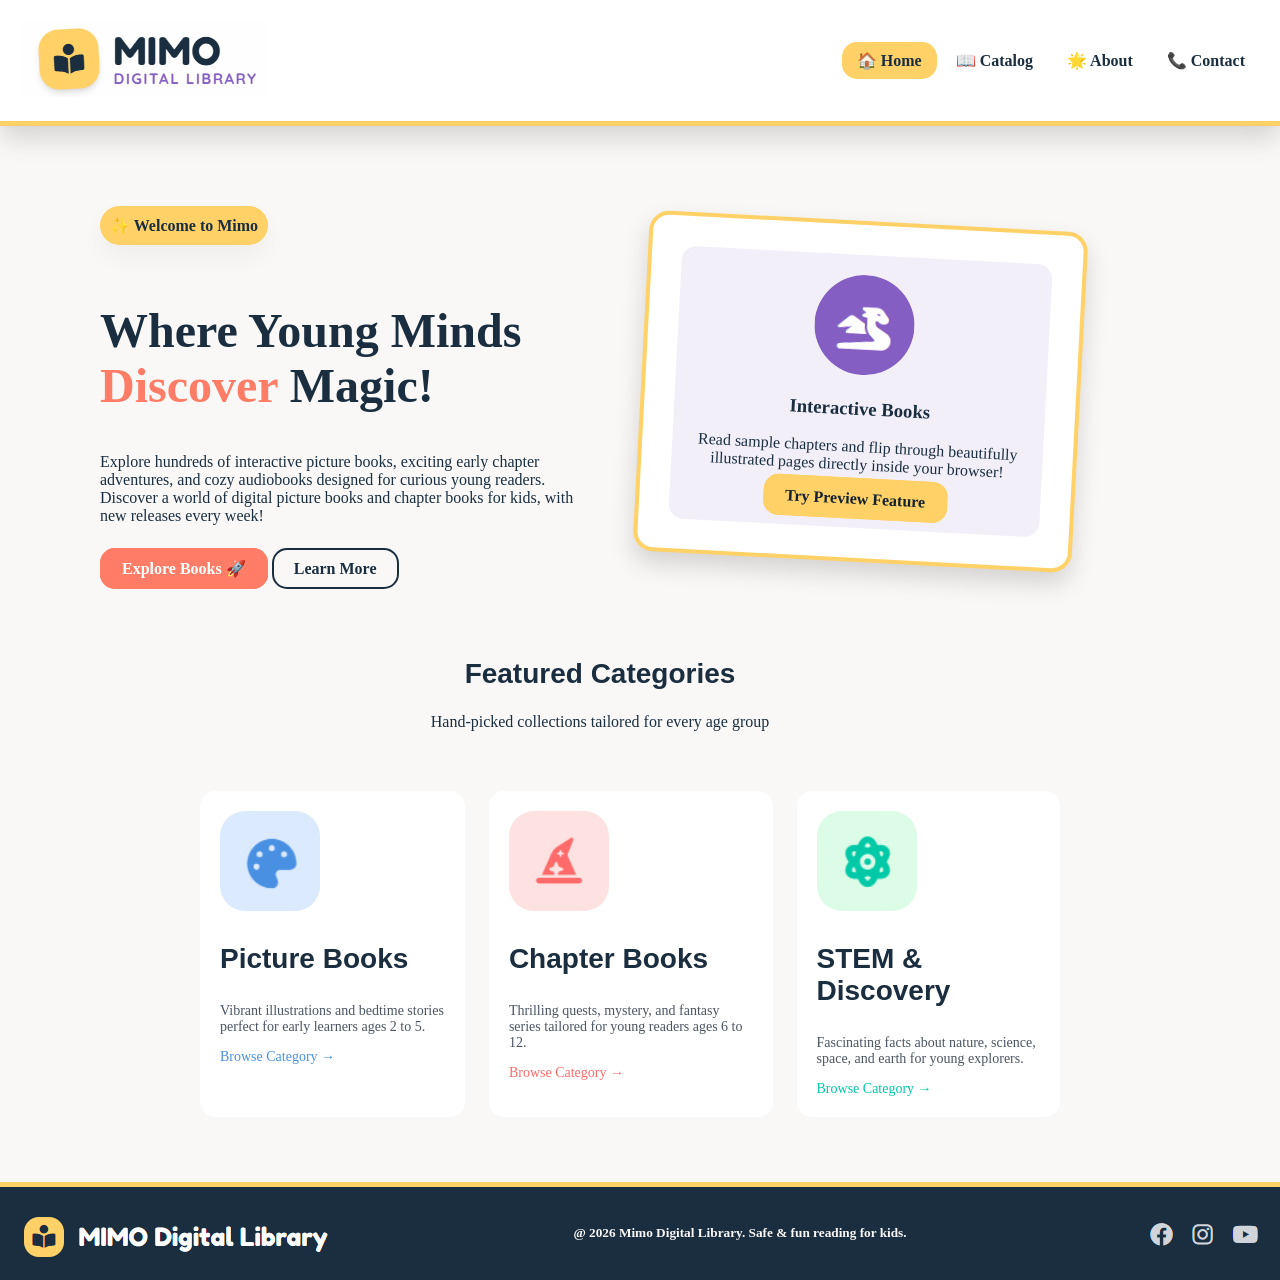
<file: index.html>
<!DOCTYPE html>
<html lang="en">

<head>
    <meta charset="UTF-8">
    <meta name="viewport" content="width=device-width, initial-scale=1.0">
    <meta name="description" content="A digital library for kids, with easy access to new books weekly.">
    <meta name="author" content="Danah">
    <title>Mimo - Home</title>
    <link rel="stylesheet" href="mainstyle.css">
</head>

<body>

    <!-- Header -->

    <div id="header">

        <a href="index.html"><img src="images/mimo-logo.png" alt="Mimo logo" 
                title="logo"></a>
        <!-- Nav -->

        <div id="nav">
            <ul>
                <li><a href="index.html" class="current">🏠 Home</a></li>
                <li><a href="catalog.html">📖 Catalog</a></li>
                <li><a href="about.html">🌟 About</a></li>
                <li><a href="contact.html">📞 Contact</a></li>
            </ul>
        </div>
    </div>

    <!-- Content -->

    <div id="content">
        <!-- Hero Banner - Left -->

        <div class="row">
            <div class="intro">
                <h4 id="welcome">✨ Welcome to Mimo</h4>
                <br>
                <h2 id="hero-text">Where Young Minds <br>
                    <span id="discover">Discover</span> Magic!
                </h2>
                <p>Explore hundreds of interactive picture books, exciting early chapter <br> adventures, and cozy
                    audiobooks
                    designed for curious young readers.<br>
                    Discover a world of digital picture books and chapter books for kids, with new releases every week!
                </p>
                <br>

                <div>
                    <a href="catalog.html" id="explore-button">Explore Books 🚀</a>
                    <a href="about.html" id="learn-more-button">Learn More</a>
                </div>
            </div>
            <!-- Hero Banner - Right -->

            <div class="outer">
                <div class="preview-card">
                    <img src="images/preview.png" id="circle" alt="Preview"  title="Preview">
                    <h3>Interactive Books</h3>
                    <p>Read sample chapters and flip through beautifully illustrated pages directly inside your browser!
                    </p>
                    <a href="catalog.html" id="preview-button">Try Preview Feature</a>
                </div>
            </div>
        </div>
        <!-- Cards - bellow -->

        <div class="featured-categories">

            <div id="featured">
                <h2 id="feature-text">Featured Categories</h2>
                <p>Hand-picked collections tailored for every age group</p>
            </div>

            <div class="cards">

                <!-- Card 1 -->

                <div id="picture-books">
                    <img src="images/picture-books.png" id="picture" alt="Picture books logo" 
                        title="Picture Books">
                    <h3 id="pic-h-text">Picture Books</h3>
                    <p id="pic-p-text">Vibrant illustrations and bedtime stories perfect for early learners ages 2 to 5.
                    </p>
                    <a href="picture.html" id="picture-link">Browse Category &rarr; </a>
                </div>
                <!-- Card 2 -->

                <div id="chapter-books">
                    <img src="images/chapter-books.png" id="chapter" alt="Chapter books logo" 
                        title="Chapter Books">
                    <h3 id="chap-h-text">Chapter Books</h3>
                    <p id="chap-p-text">Thrilling quests, mystery, and fantasy series tailored for young readers ages 6
                        to 12.</p>
                    <a href="chapter.html" id="chapter-link">Browse Category &rarr; </a>
                </div>
                <!-- Card 3 -->

                <div id="stem-books">
                    <img src="images/stem-books.png" id="stem" alt="stem books logo" 
                        title="Stem Books">
                    <h3 id="stem-h-text">STEM &amp; Discovery</h3>
                    <p id="stem-p-text">Fascinating facts about nature, science, space, and earth for young explorers.
                    </p>
                    <a href="stem.html" id="stem-link">Browse Category &rarr; </a>
                </div>
            </div>

        </div>

    </div>
    <!-- Footer -->

    <div id="footer">
        <img src="images/mimo-logo2.png" alt="Mimo logo"  title="logo">
        <h5>@ 2026 Mimo Digital Library. Safe &amp; fun reading for kids.</h5>
        <img src="images/social-media.png" alt="Mimo social media"  title="social media">
    </div>
</body>

</html>
</file>
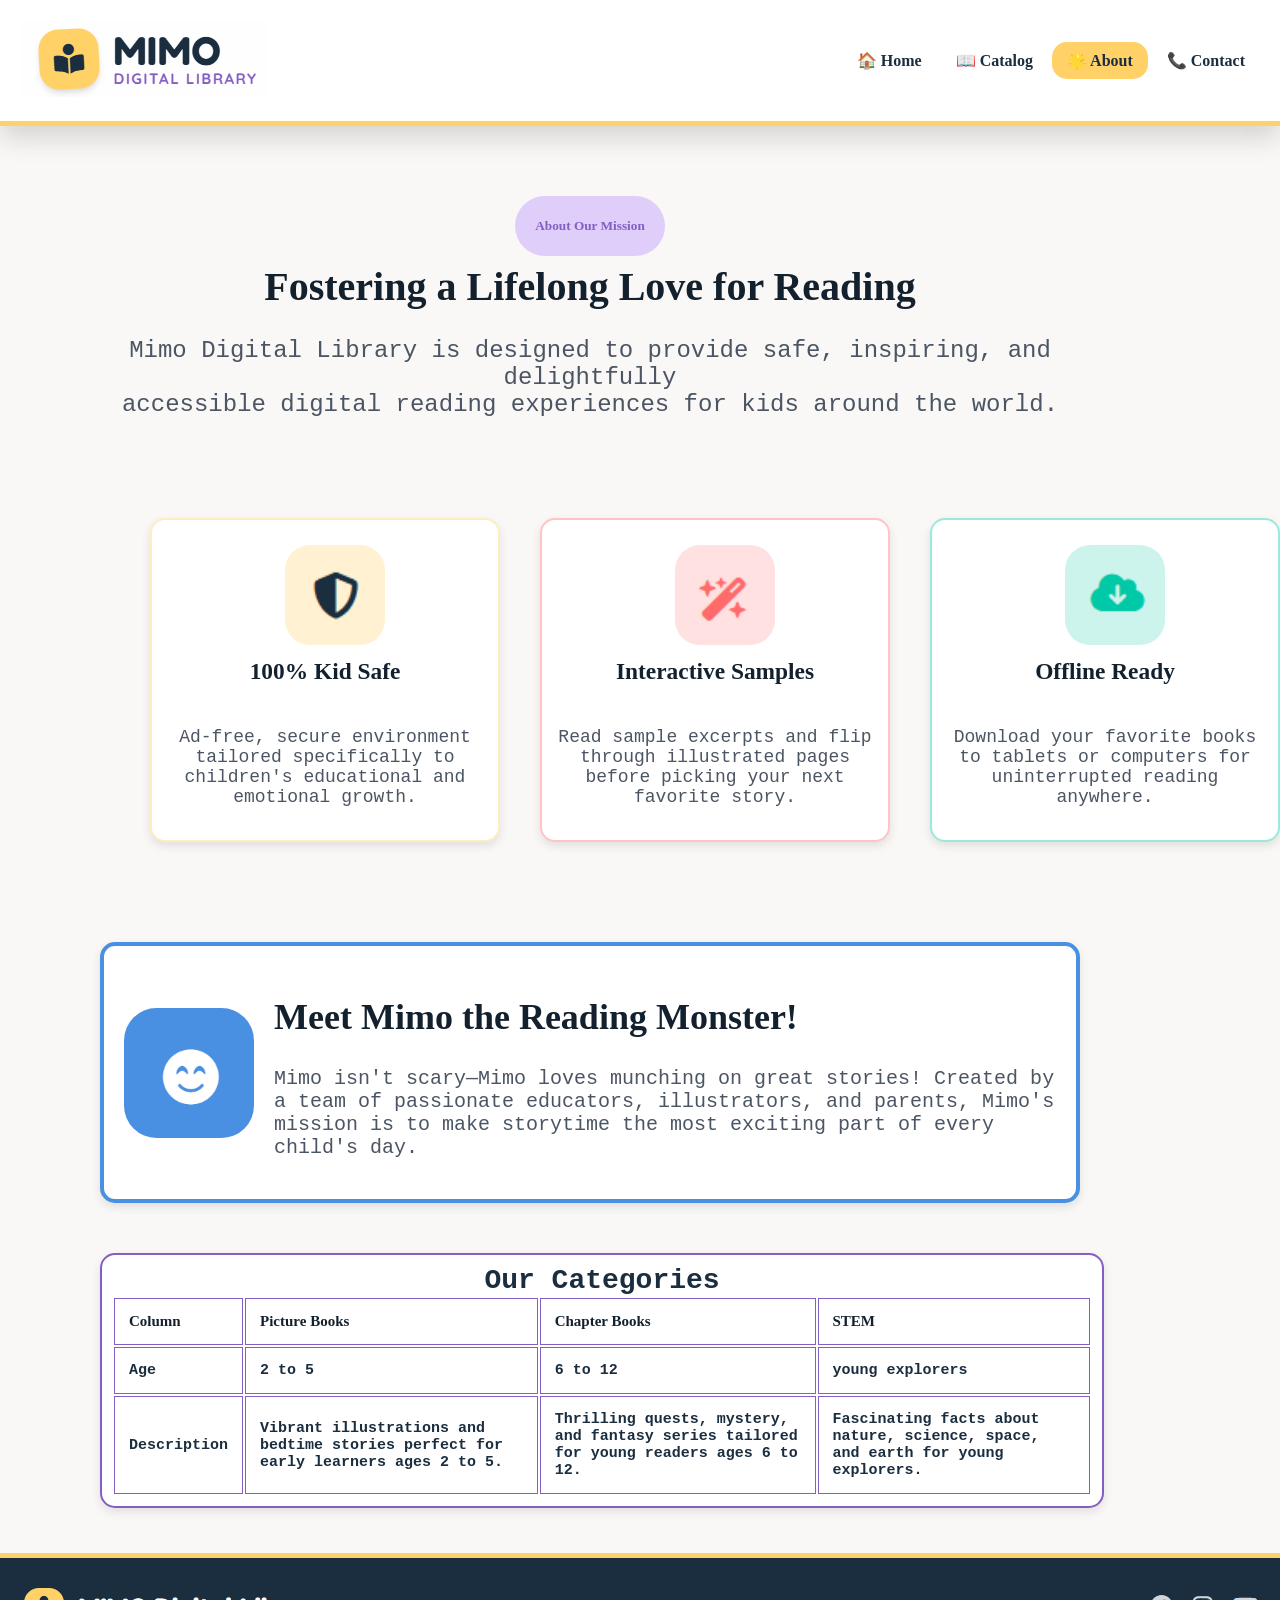
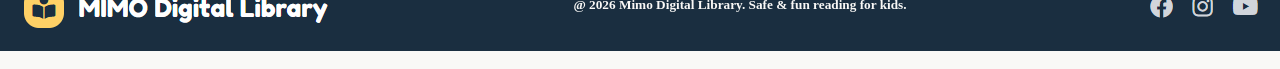
<file: about.html>
<!DOCTYPE html>
<html lang="en">

<head>
    <meta charset="UTF-8">
    <meta name="viewport" content="width=device-width, initial-scale=1.0">
    <meta name="description" content="Learn about Mimo digital library, our authors and who our books are made for.">
    <meta name="author" content="Danah">
    <title>Mimo - About Us</title>
    <link rel="stylesheet" href="mainstyle.css">
</head>

<body>

    <!-- Header -->
    <div id="header">
        <a href="index.html"><img src="images/mimo-logo.png" alt="Mimo logo" 
                title="Mimo logo"></a>

        <!-- Nav -->
        <div id="nav">
            <ul>
                <li><a href="index.html">🏠 Home</a></li>
                <li><a href="catalog.html">📖 Catalog</a></li>
                <li><a href="about.html" class="current">🌟 About</a></li>
                <li><a href="contact.html">📞 Contact</a></li>
            </ul>
        </div>
    </div>

    <!-- Content -->

    <div id="content">
        <div id="title-abt">
            <h5>About Our Mission</h5>
        </div>
        <!-- Header -->
        <div id="header-abt">
            <h1>Fostering a Lifelong Love for Reading</h1>
        </div>
        <div id="text-abt">
            <p>Mimo Digital Library is designed to provide safe, inspiring, and delightfully<br> accessible digital
                reading experiences for kids around the world.</p>
        </div>
        <!-- Cards -->
        <div class="featured-cards">

            <!-- Card 1 -->

            <div id="card-abt-1">
                <div class="card-img">
                    <img src="images/abt-pic-1.png" alt="Picture 1"  title="Card 1"
                        id="img-card-abt-1">
                </div>

                <div class="card-header">
                    <h3>100% Kid Safe</h3>
                </div>

                <div class="card-p">
                    <p>Ad-free, secure environment tailored specifically to children's educational and emotional growth.
                    </p>
                </div>
            </div>

            <!-- Card 2 -->

            <div id="card-abt-2">
                <div class="card-img">
                    <img src="images/abt-pic-2.png" alt="Picture 2"  title="Card 2"
                        id="img-card-abt-2">
                </div>

                <div class="card-header">
                    <h3>Interactive Samples</h3>
                </div>

                <div class="card-p">
                    <p>Read sample excerpts and flip through illustrated pages before picking your next favorite story.
                    </p>
                </div>
            </div>

            <!-- Card 3 -->

            <div id="card-abt-3">
                <div class="card-img">
                    <img src="images/abt-pic-3.png" alt="Picture 3"  title="Card 3"
                        id="img-card-abt-3">
                </div>

                <div class="card-header">
                    <h3>Offline Ready</h3>
                </div>

                <div class="card-p">
                    <p>Download your favorite books to tablets or computers for uninterrupted reading anywhere.</p>
                </div>
            </div>
        </div>

        <!-- Card 4 -->

        <div id="card-abt-4">
            <img src="images/abt-pic-4.png" alt="Picture 4"  title="Card 4"
                id="img-card-abt-4">

            <div class="banner-text">
                <div id="head-card-abt">
                    <h2>Meet Mimo the Reading Monster!</h2>
                </div>

                <div id="card-p">
                    <p>Mimo isn't scary—Mimo loves munching on great stories! Created by a team of passionate educators,
                        illustrators, and parents, Mimo's mission is to make storytime the most exciting part of every
                        child's day.</p>
                </div>
            </div>
        </div>

        <!-- Table -->

        <div class="table">
            <table>
                <caption id="caption">Our Categories</caption>
                <tr>
                    <th>Column</th>
                    <th>Picture Books</th>
                    <th>Chapter Books</th>
                    <th>STEM</th>
                </tr>
                <tr>
                    <td>Age</td>
                    <td>2 to 5</td>
                    <td>6 to 12</td>
                    <td>young explorers</td>
                </tr>
                <tr>
                    <td>Description</td>
                    <td>Vibrant illustrations and bedtime stories perfect for early learners ages 2 to 5.</td>
                    <td>Thrilling quests, mystery, and fantasy series tailored for young readers ages 6 to 12.</td>
                    <td>Fascinating facts about nature, science, space, and earth for young explorers.</td>
                </tr>
            </table>
        </div>

    </div>

    <!-- Footer -->

    <div id="footer">
        <img src="images/mimo-logo2.png" alt="Mimo logo"  title="Mimo logo">
        <h5>@ 2026 Mimo Digital Library. Safe &amp; fun reading for kids.</h5>
        <img src="images/social-media.png" alt="Mimo social media"  title="social media">
    </div>
</body>

</html>
</file>
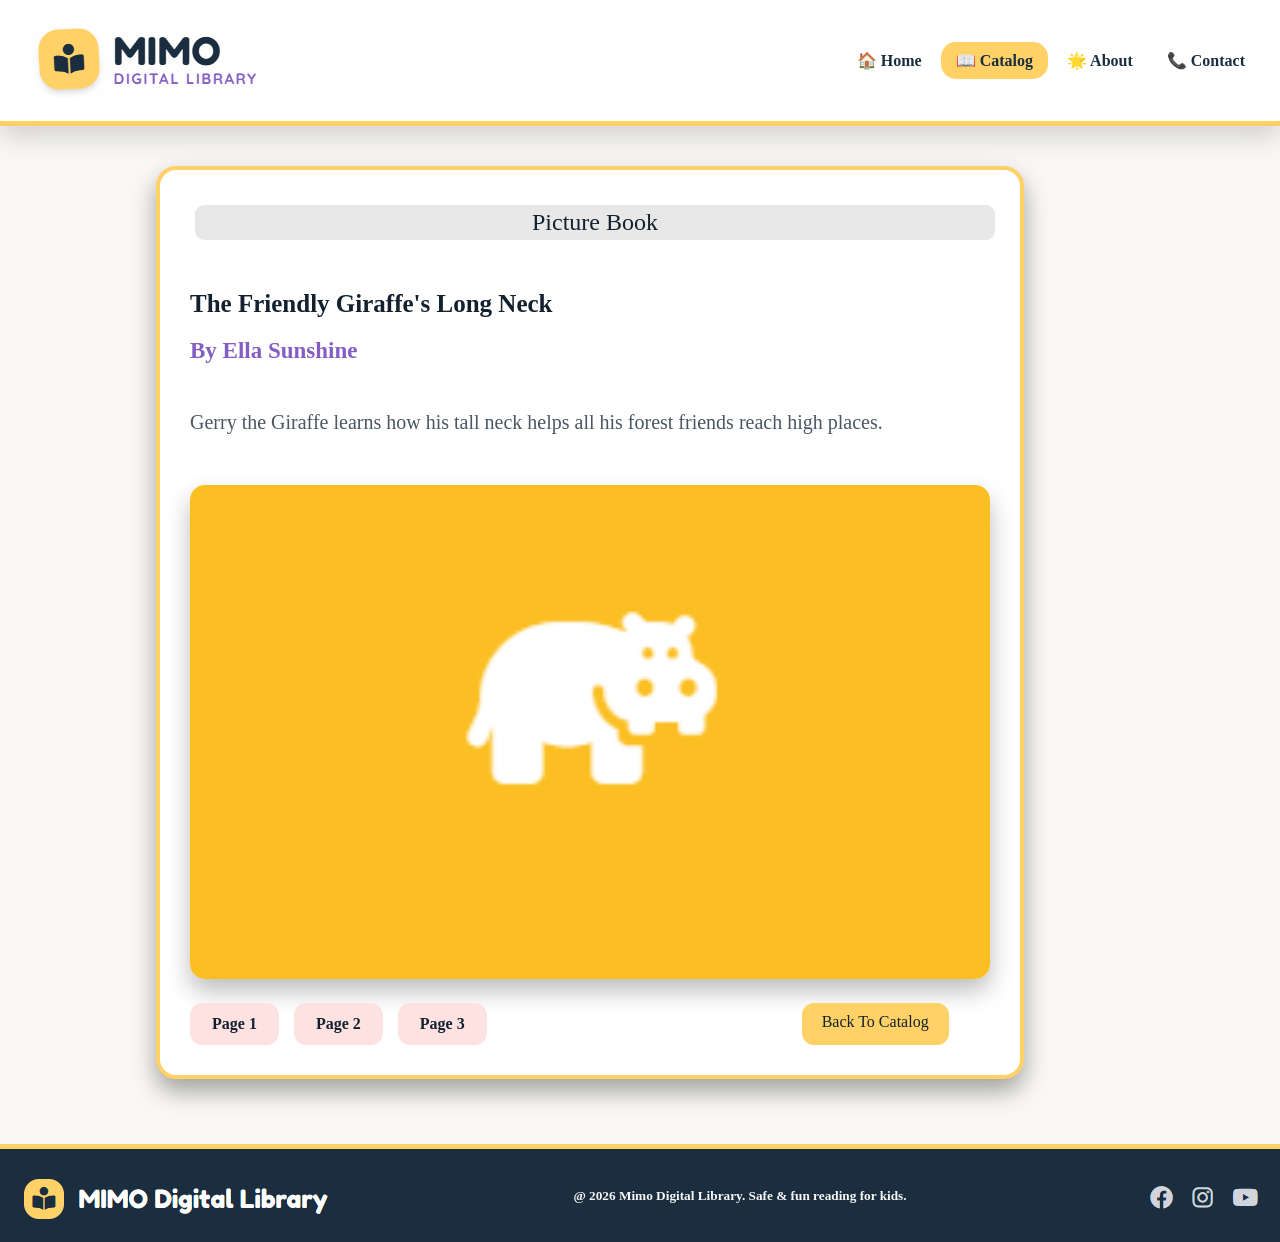
<file: book1.html>
<!DOCTYPE html>
<html lang="en">

<head>
    <meta charset="UTF-8">
    <meta name="viewport" content="width=device-width, initial-scale=1.0">
    <meta name="description"
        content="Gerry the Giraffe learns how his tall neck helps all his forest friends reach high places.">
    <meta name="author" content="Danah">
    <title>Mimo - The Friendly Giraffe's Long Neck</title>
    <link rel="stylesheet" href="mainstyle.css">
</head>

<body>

    <!-- Header -->
    <div id="header">
        <a href="index.html"><img src="images/mimo-logo.png" alt="Mimo logo" 
                title="mimo logo"></a>
        <!-- Nav -->
        <div id="nav">
            <ul>
                <li><a href="index.html">🏠 Home</a></li>
                <li><a href="catalog.html" class="current">📖 Catalog</a></li>
                <li><a href="about.html">🌟 About</a></li>
                <li><a href="contact.html">📞 Contact</a></li>
            </ul>
        </div>
    </div>

    <!-- Content -->
    <div id="content">


        <!-- Book -->
        <div class="book">
            <!-- Header -->
            <p class="book-type-1">Picture Book</p>
            <h3 class="book-title-1">The Friendly Giraffe's Long Neck</h3>
            <h5 class="book-author-1">By Ella Sunshine</h5>
            <h6 class="book-description-1">Gerry the Giraffe learns how his tall neck helps all his forest friends
                reach high places.</h6>

            <!-- Page 1 -->
            <div class="page" id="page-1">
                <div class="page-text">

                    <h2>Page 1 </h2>
                    <p>Once upon a time, high above the grassy savanna, Gerry the Giraffe poked his nose into the fluffy
                        white clouds.</p>
                </div>
                <img src="images/book-1-page-1.jpg" alt="Page 1"  title="page 1">
            </div>
            <!-- Page 2 -->
            <div class="page" id="page-2">
                <div class="page-text">

                    <h2>Page 2</h2>
                    <p>All the small animals looked up in awe. 'Gerry, can you help us reach the sweet apples on top of
                        the big tree?' asked Barnaby the Bunny.</p>
                </div>
                <img src="images/book-1-page-2.jpg" alt="Page 2"  title="page 2">
            </div>
            <!-- Page 3 -->
            <div class="page" id="page-3">
                <div class="page-text">

                    <h2>Page 3</h2>
                    <p>Gerry smiled happily, stretched his friendly long neck, and gently picked the juiciest red apple
                        for everyone to share!</p>
                </div>
                <img src="images/book-1-page-3.jpg" alt="Page 3"  title="page 3">
            </div>
            <img src="images/book-1.png" alt="Book 1"  title="book cover" id="img-book">
            <!-- Book marks / Links -->
            <div class="tale-links">
                <a href="#page-1" class="page-link">Page 1</a>
                <a href="#page-2" class="page-link">Page 2</a>
                <a href="#page-3" class="page-link">Page 3</a>
                <a href="catalog.html" id="tale-back">Back To Catalog</a>
            </div>

        </div>


    </div>
    <!-- Footer -->
    <div id="footer">
        <img src="images/mimo-logo2.png" alt="Mimo logo"  title="logo">
        <h5>@ 2026 Mimo Digital Library. Safe &amp; fun reading for kids.</h5>
        <img src="images/social-media.png" alt="Mimo social media"  title="social media">
    </div>
</body>

</html>
</file>
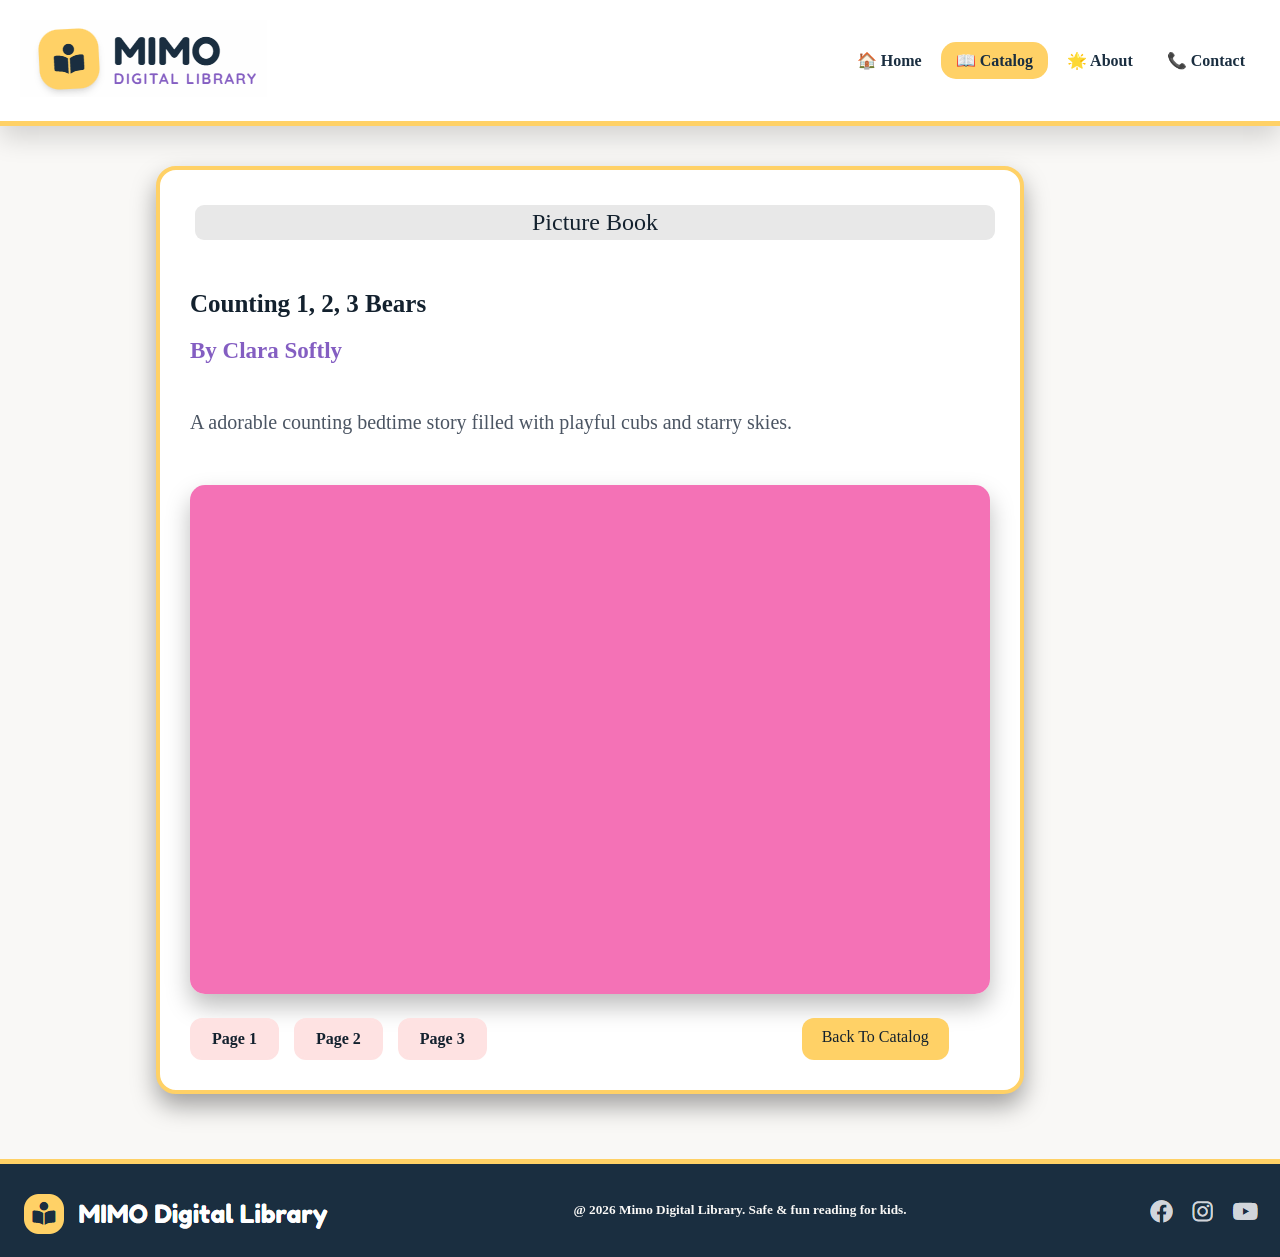
<file: book2.html>
<!DOCTYPE html>
<html lang="en">

<head>
    <meta charset="UTF-8">
    <meta name="viewport" content="width=device-width, initial-scale=1.0">
    <meta name="description" content="A adorable counting bedtime story filled with playful cubs and starry skies.">
    <meta name="author" content="Danah">
    <title>Mimo - Counting 1, 2, 3 Bears</title>
    <link rel="stylesheet" href="mainstyle.css">
</head>

<body>

    <!-- Header -->
    <div id="header">
        <a href="index.html"><img src="images/mimo-logo.png" alt="Mimo logo" 
                title="logo"></a>
        <!-- Nav -->
        <div id="nav">
            <ul>
                <li><a href="index.html">🏠 Home</a></li>
                <li><a href="catalog.html" class="current">📖 Catalog</a></li>
                <li><a href="about.html">🌟 About</a></li>
                <li><a href="contact.html">📞 Contact</a></li>
            </ul>
        </div>
    </div>

    <!-- Content -->
    <div id="content">

        <!-- Book -->
        <div class="book">
            <!-- Header -->
            <p class="book-type-1">Picture Book</p>
            <h3 class="book-title-1">Counting 1, 2, 3 Bears</h3>
            <h5 class="book-author-1">By Clara Softly</h5>
            <h6 class="book-description-1">A adorable counting bedtime story filled with playful cubs and starry
                skies.</h6>

            <!-- Page 1 -->
            <div class="page" id="page-1">
                <div class="page-text">


                    <h2>Page 1 </h2>
                    <p>1 little bear cub jumping on the soft mossy bed.</p>
                </div>
                <img src="images/book-2-page-1.jpg" alt="Page 1"  title="page 1">
            </div>

            <div class="page" id="page-2">
                <div class="page-text">
                    <!-- Page 2 -->
                    <h2>Page 2</h2>
                    <p>2 cozy bears splashing in the cool mountain stream.</p>
                </div>
                <img src="images/book-2-page-2.jpg" alt="Page 2"  title="page 2">

            </div>
            <!-- Page 3 -->
            <div class="page" id="page-3">
                <div class="page-text">

                    <h2>Page 3</h2>
                    <p>3 sleepy bear cubs curled up under a sky full of glowing stars. Goodnight little bears!</p>
                </div>
                <img src="images/book-2-page-3.jpg" alt="Page 3"  title="page 3">
            </div>
            <img src="images/book-2.png" alt="Book 2"  id="img-book" title="book cover">
            <!-- Bookmarks / Links -->
            <div class="tale-links">
                <a href="#page-1" class="page-link">Page 1</a>
                <a href="#page-2" class="page-link">Page 2</a>
                <a href="#page-3" class="page-link">Page 3</a>
                <a href="catalog.html" id="tale-back">Back To Catalog</a>
            </div>

        </div>


    </div>
    <!-- Footer -->
    <div id="footer">
        <img src="images/mimo-logo2.png" alt="Mimo logo"  title="logo">
        <h5>@ 2026 Mimo Digital Library. Safe &amp; fun reading for kids.</h5>
        <img src="images/social-media.png" alt="Mimo social media"  title="social media">
    </div>
</body>

</html>
</file>
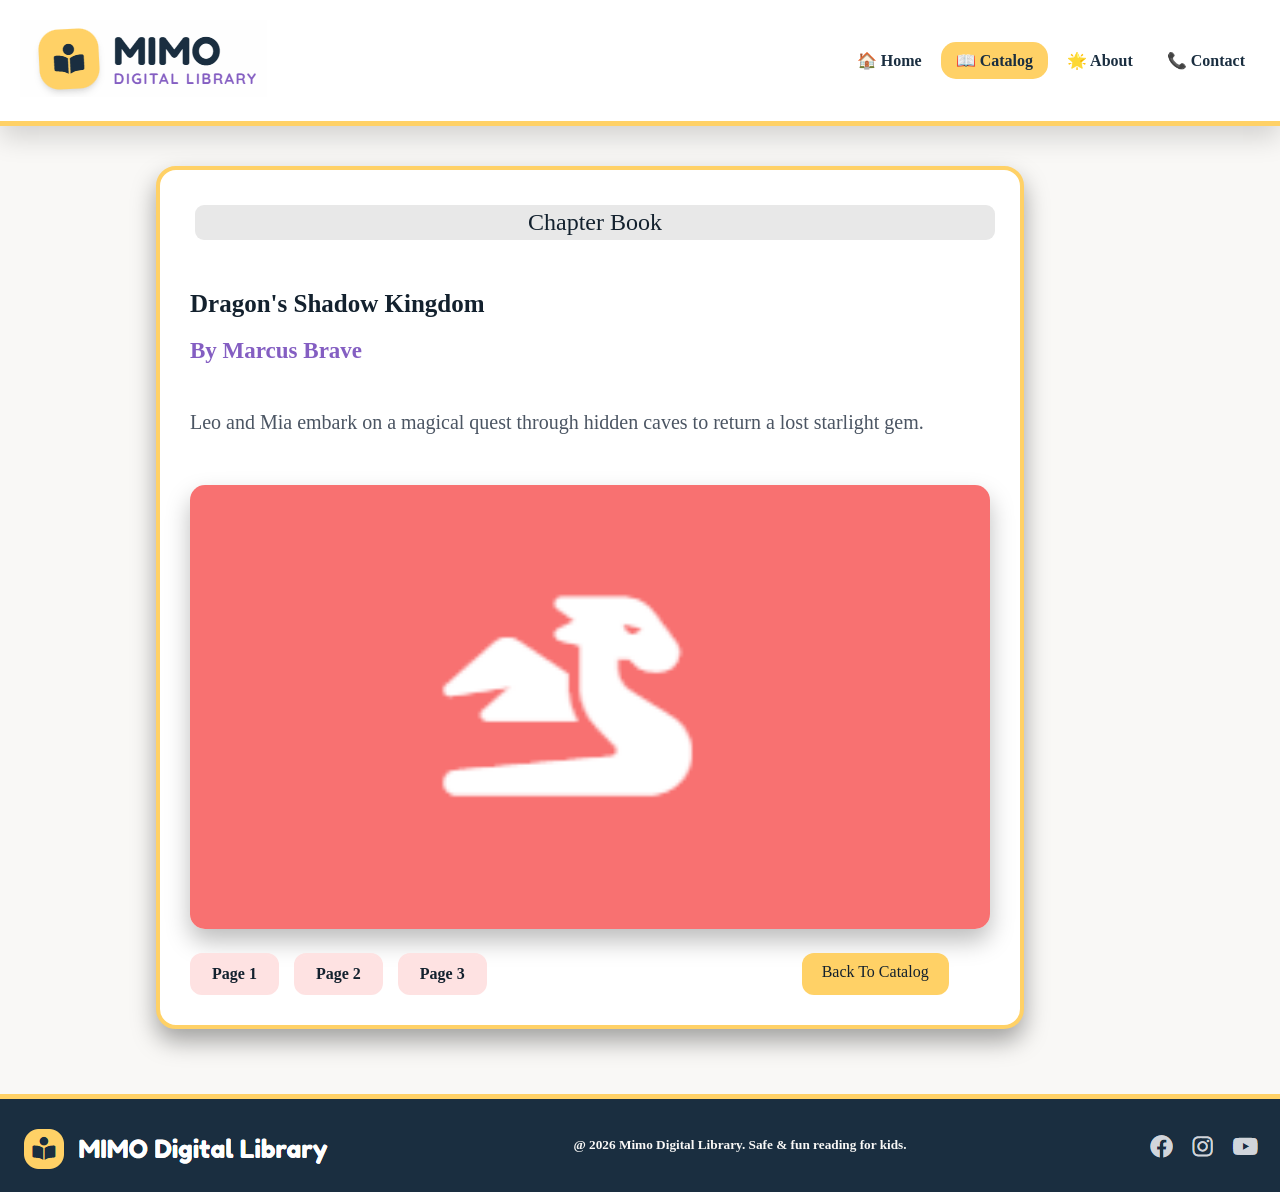
<file: book3.html>
<!DOCTYPE html>
<html lang="en">

<head>
    <meta charset="UTF-8">
    <meta name="viewport" content="width=device-width, initial-scale=1.0">
    <meta name="description"
        content="Leo and Mia embark on a magical quest through hidden caves to return a lost starlight gem.">
    <meta name="author" content="Danah">
    <title>Mimo - Dragon's Shadow Kingdom</title>
    <link rel="stylesheet" href="mainstyle.css">
</head>

<body>

    <!-- Header -->
    <div id="header">
        <a href="index.html"><img src="images/mimo-logo.png" alt="Mimo logo" 
                title="logo"></a>
        <!-- Nav -->
        <div id="nav">
            <ul>
                <li><a href="index.html">🏠 Home</a></li>
                <li><a href="catalog.html" class="current">📖 Catalog</a></li>
                <li><a href="about.html">🌟 About</a></li>
                <li><a href="contact.html">📞 Contact</a></li>
            </ul>
        </div>
    </div>

    <!-- Content -->
    <div id="content">
        <!-- Books -->
        <div class="book">
            <!-- Header -->
            <p class="book-type-1">Chapter Book</p>
            <h3 class="book-title-1">Dragon's Shadow Kingdom</h3>
            <h5 class="book-author-1">By Marcus Brave</h5>
            <h6 class="book-description-1">Leo and Mia embark on a magical quest through hidden caves to return a lost
                starlight gem.</h6>
            <!-- Page 1 -->
            <div class="page" id="page-1">
                <div class="page-text">

                    <h2>Page 1 </h2>
                    <h3>Chapter 1: The Whispering Map.</h3>
                    <p>The old parchment rustled in Leo's hands as secret gold runes sparkled under the moonlight.</p>
                </div>

                <img src="images/book-3-page-1.jpg" alt="Page 1"  title="page 1">
            </div>

            <div class="page" id="page-2">
                <div class="page-text">
                    <!-- Page 2 -->
                    <h2>Page 2</h2>

                    <p>'It points directly toward the Shadow Peaks,' whispered Mia, adjusting her brass compass. 'We
                        must
                        cross the river before dawn.'</p>
                </div>
                <img src="images/book-3-page-2.jpg" alt="Page 2"  title="page 2">
            </div>

            <div class="page" id="page-3">
                <div class="page-text">
                    <!-- Page 3 -->
                    <h2>Page 3</h2>

                    <p>A soft roar echoed across the valley. It wasn't a scary roar, but a call for help from the gentle
                        Starlight Dragon!</p>
                </div>

                <img src="images/book-3-page-3.jpg" alt="Page 3"  title="page 3">
            </div>
            <img src="images/book-3.png" alt="Book 3"  title="book cover" id="img-book">

            <!-- Bookmarks / Links -->
            <div class="tale-links">
                <a href="#page-1" class="page-link">Page 1</a>
                <a href="#page-2" class="page-link">Page 2</a>
                <a href="#page-3" class="page-link">Page 3</a>
                <a href="catalog.html" id="tale-back">Back To Catalog</a>
            </div>

        </div>


    </div>

    <div id="footer">
        <img src="images/mimo-logo2.png" alt="Mimo logo"  title="logo">
        <h5>@ 2026 Mimo Digital Library. Safe &amp; fun reading for kids.</h5>
        <img src="images/social-media.png" alt="Mimo social media"  title="social media">
    </div>
</body>

</html>
</file>
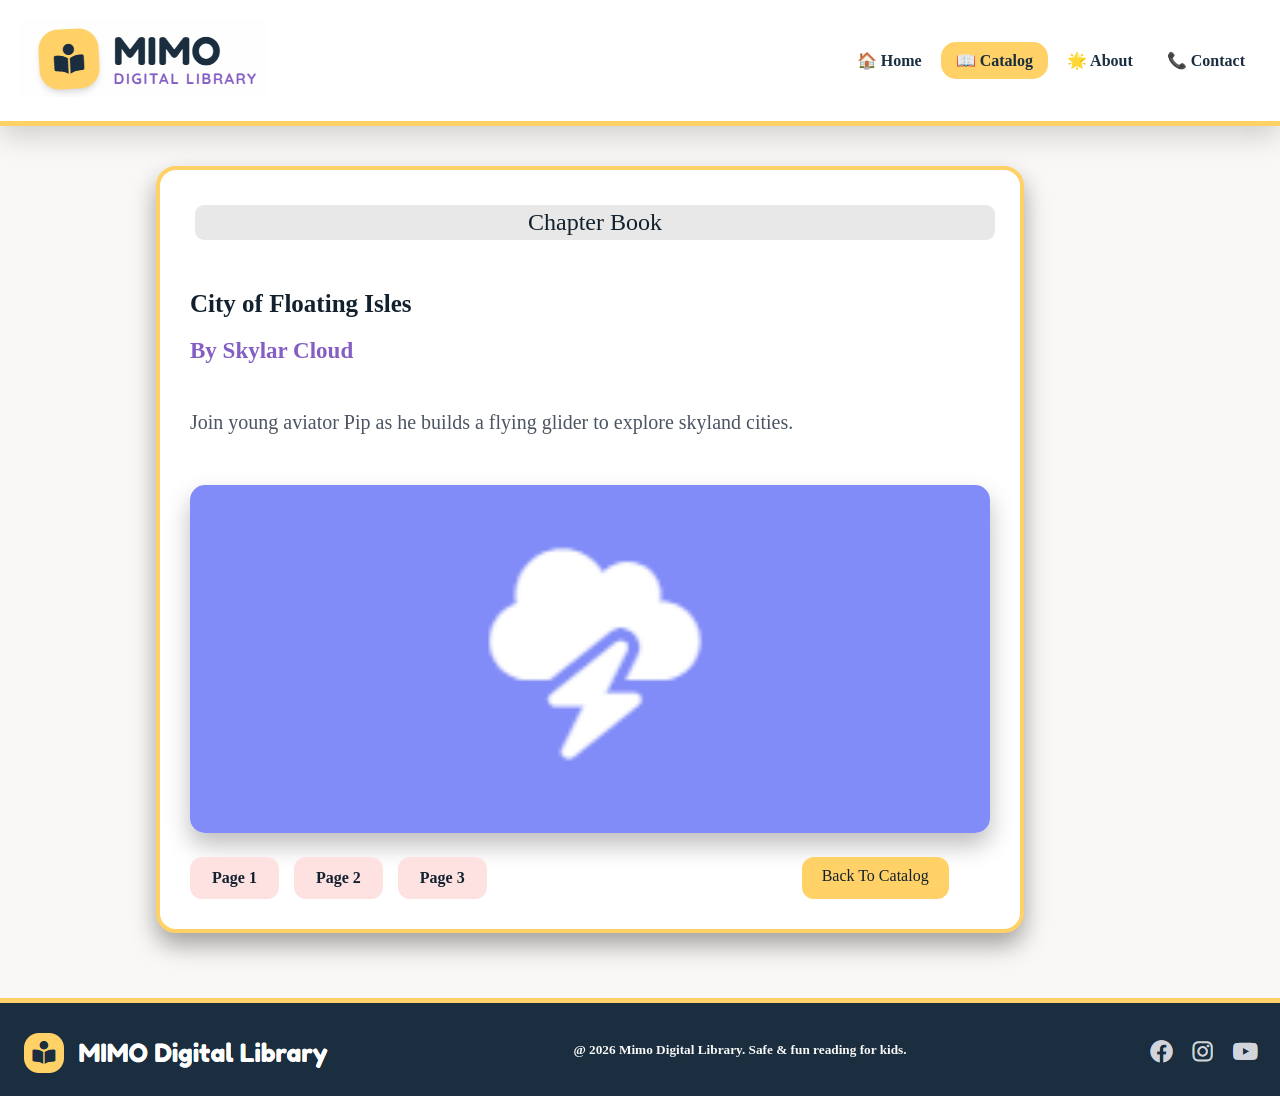
<file: book4.html>
<!DOCTYPE html>
<html lang="en">

<head>
    <meta charset="UTF-8">
    <meta name="viewport" content="width=device-width, initial-scale=1.0">
    <meta name="description" content="Join young aviator Pip as he builds a flying glider to explore skyland cities.">
    <meta name="author" content="Danah">
    <title>Mimo - City of Floating Isles</title>
    <link rel="stylesheet" href="mainstyle.css">
</head>

<body>

    <!-- Header -->
    <div id="header">
        <a href="index.html"><img src="images/mimo-logo.png" alt="Mimo logo" 
                title="logo"></a>
        <!-- Nav -->
        <div id="nav">
            <ul>
                <li><a href="index.html">🏠 Home</a></li>
                <li><a href="catalog.html" class="current">📖 Catalog</a></li>
                <li><a href="about.html">🌟 About</a></li>
                <li><a href="contact.html">📞 Contact</a></li>
            </ul>
        </div>
    </div>

    <!-- Content -->
    <div id="content">

        <!-- Book -->
        <div class="book">
            <!-- Header -->
            <p class="book-type-1">Chapter Book</p>
            <h3 class="book-title-1">City of Floating Isles</h3>
            <h5 class="book-author-1">By Skylar Cloud</h5>
            <h6 class="book-description-1">Join young aviator Pip as he builds a flying glider to explore skyland
                cities.</h6>
            <!-- Page 1 -->
            <div class="page" id="page-1">
                <div class="page-text">


                    <h2>Page 1 </h2>

                    <p>Pip strapped on his leather goggles and checked his brass gears one last time.</p>
                </div>
                <img src="images/book-4-page-1.jpg" alt="Page 1"  title="page 1">
            </div>

            <div class="page" id="page-2">
                <div class="page-text">
                    <!-- Page 2 -->
                    <h2>Page 2</h2>

                    <p>'Clear the runway!' he called out as the wooden wings caught a warm gust of breeze.</p>
                </div>
                <img src="images/book-4-page-2.jpg" alt="Page 2"  title="page 2">
            </div>

            <div class="page" id="page-3">
                <div class="page-text">
                    <!-- Page 3 -->
                    <h2>Page 3</h2>

                    <p>Up, up, and away! Below him, the floating island of Cloudhaven glowed like a giant lantern.</p>
                </div>
                <img src="images/book-4-page-3.jpg" alt="Page 3"  title="page 3">
            </div>
            <img src="images/book-4.png" alt="Book 4"  id="img-book" title="book cover">

            <!-- Bookmarks/Links -->
            <div class="tale-links">
                <a href="#page-1" class="page-link">Page 1</a>
                <a href="#page-2" class="page-link">Page 2</a>
                <a href="#page-3" class="page-link">Page 3</a>
                <a href="catalog.html" id="tale-back">Back To Catalog</a>
            </div>

        </div>


    </div>
    <!-- Footer -->
    <div id="footer">
        <img src="images/mimo-logo2.png" alt="Mimo logo"  title="logo">
        <h5>@ 2026 Mimo Digital Library. Safe &amp; fun reading for kids.</h5>
        <img src="images/social-media.png" alt="Mimo social media"  title="social media">
    </div>
</body>

</html>
</file>
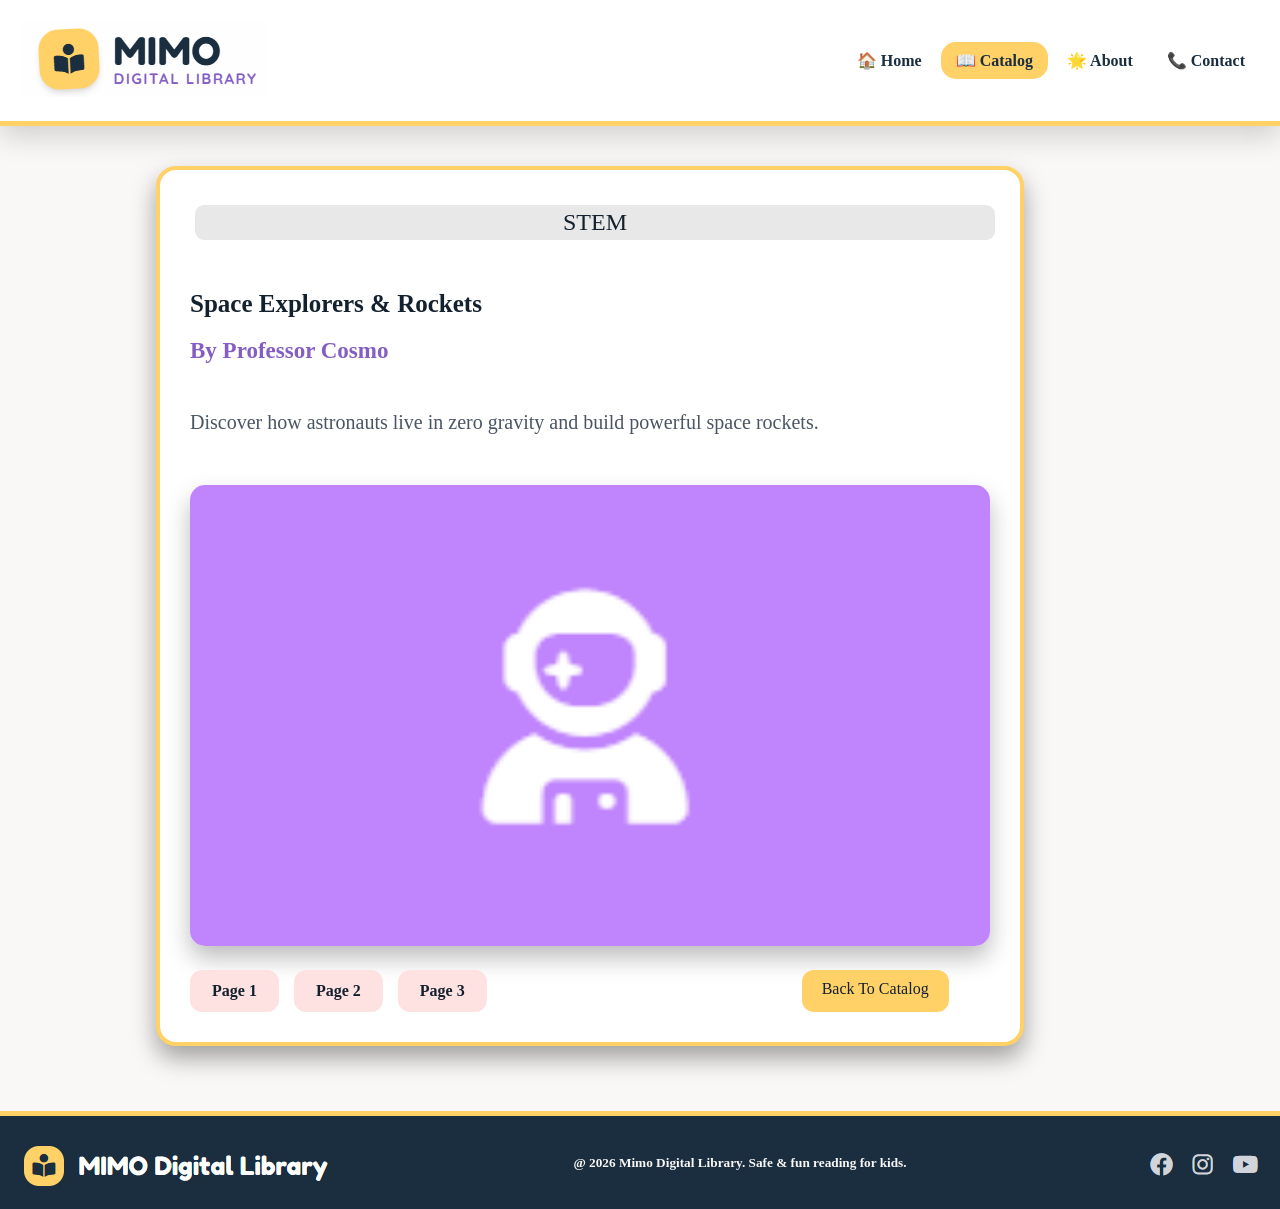
<file: book5.html>
<!DOCTYPE html>
<html lang="en">

<head>
    <meta charset="UTF-8">
    <meta name="viewport" content="width=device-width, initial-scale=1.0">
    <meta name="description" content="Discover how astronauts live in zero gravity and build powerful space rockets.">
    <meta name="author" content="Danah">
    <title>Mimo - Space Explorers &amp; Rockets</title>
    <link rel="stylesheet" href="mainstyle.css">
</head>

<body>

    <!-- Header -->
    <div id="header">
        <a href="index.html"><img src="images/mimo-logo.png" alt="Mimo logo" 
                title="logo"></a>
        <!-- Nav -->
        <div id="nav">
            <ul>
                <li><a href="index.html">🏠 Home</a></li>
                <li><a href="catalog.html" class="current">📖 Catalog</a></li>
                <li><a href="about.html">🌟 About</a></li>
                <li><a href="contact.html">📞 Contact</a></li>
            </ul>
        </div>
    </div>

    <!-- Content -->
    <div id="content">
        <!-- Book -->
        <div class="book">
            <!-- Header -->
            <p class="book-type-1">STEM</p>
            <h3 class="book-title-1">Space Explorers &amp; Rockets</h3>
            <h5 class="book-author-1">By Professor Cosmo</h5>
            <h6 class="book-description-1">Discover how astronauts live in zero gravity and build powerful space
                rockets.</h6>
            <!-- Page 1 -->

            <div class="page" id="page-1">
                <div class="page-text">

                    <h2>Page 1 </h2>

                    <p>3... 2... 1... Liftoff! Rocket engines produce millions of pounds of thrust to escape Earth's
                        gravity.</p>
                </div>
                <img src="images/book-5-page-1.jpg" alt="Page 1"  title="page 1">
            </div>
            <!-- Page 2 -->

            <div class="page" id="page-2">
                <div class="page-text">

                    <h2>Page 2</h2>
                    <p>In space, astronauts float in zero gravity! They even have to strap their sleeping bags to walls
                        so they don't float away.</p>
                </div>
                <img src="images/book-5-page-2.jpg" alt="Page 2"  title="page 2">

            </div>
            <!-- Page 3 -->

            <div class="page" id="page-3">
                <div class="page-text">

                    <h2>Page 3</h2>
                    <p>Mars is called the Red Planet because its soil is full of iron oxide, which is the same stuff as
                        rust!</p>
                </div>
                <img src="images/book-5-page-3.jpg" alt="Page 3"  title="page 3">

            </div>

            <img src="images/book-5.png" alt="Book 5"  title="book cover" id="img-book">
            <!-- Bookmarks/Links -->

            <div class="tale-links">
                <a href="#page-1" class="page-link">Page 1</a>
                <a href="#page-2" class="page-link">Page 2</a>
                <a href="#page-3" class="page-link">Page 3</a>
                <a href="catalog.html" id="tale-back">Back To Catalog</a>
            </div>

        </div>


    </div>
    <!-- Footer -->

    <div id="footer">
        <img src="images/mimo-logo2.png" alt="Mimo logo"  title="logo">
        <h5>@ 2026 Mimo Digital Library. Safe &amp; fun reading for kids.</h5>
        <img src="images/social-media.png" alt="Mimo social media"  title="social media">
    </div>
</body>

</html>
</file>
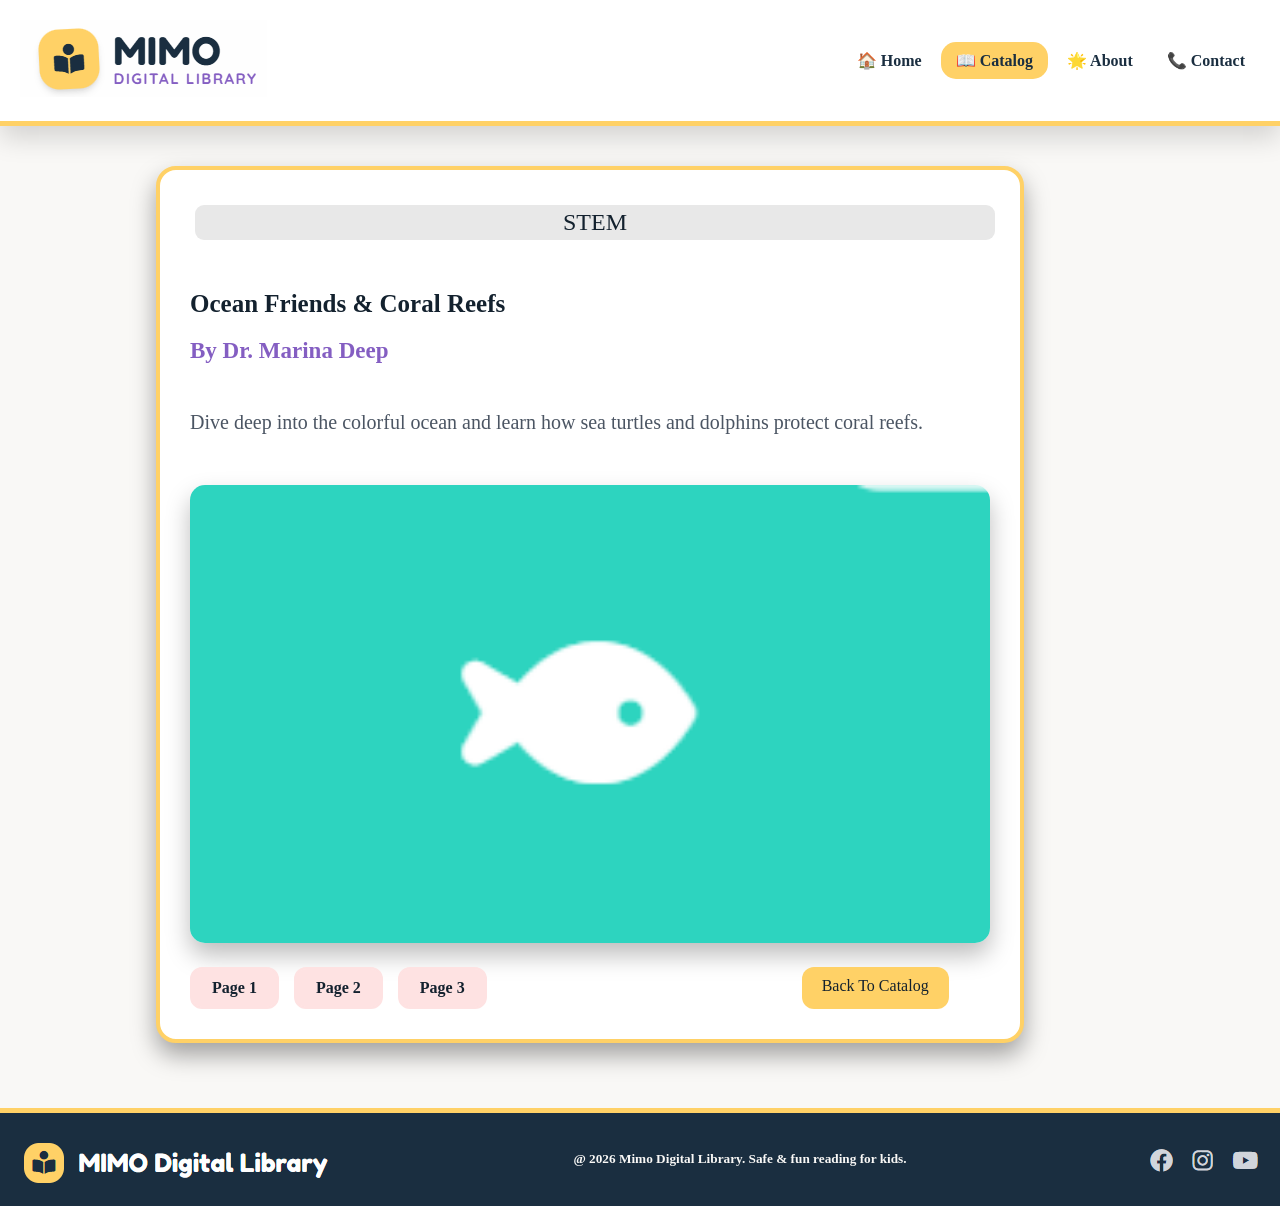
<file: book6.html>
<!DOCTYPE html>
<html lang="en">

<head>
    <meta charset="UTF-8">
    <meta name="viewport" content="width=device-width, initial-scale=1.0">
    <meta name="description"
        content="Dive deep into the colorful ocean and learn how sea turtles and dolphins protect coral reefs.">
    <meta name="author" content="Danah">
    <title>Mimo - Ocean Friends &amp; Coral Reefs</title>
    <link rel="stylesheet" href="mainstyle.css">
</head>

<body>
    <!-- Header -->


    <div id="header">
        <a href="index.html"><img src="images/mimo-logo.png" alt="Mimo logo" 
                title="logo"></a>
        <!-- Nav -->

        <div id="nav">
            <ul>
                <li><a href="index.html">🏠 Home</a></li>
                <li><a href="catalog.html" class="current">📖 Catalog</a></li>
                <li><a href="about.html">🌟 About</a></li>
                <li><a href="contact.html">📞 Contact</a></li>
            </ul>
        </div>
    </div>

    <!-- Content -->

    <div id="content">

        <div class="book">
            <p class="book-type-1">STEM</p>
            <h3 class="book-title-1">Ocean Friends &amp; Coral Reefs</h3>
            <h5 class="book-author-1">By Dr. Marina Deep</h5>
            <h6 class="book-description-1">Dive deep into the colorful ocean and learn how sea turtles and dolphins
                protect coral reefs.</h6>

            <!-- Page 1 -->

            <div class="page" id="page-1">
                <div class="page-text">

                    <h2>Page 1 </h2>

                    <p>Did you know coral reefs are home to over 25% of all sea life in the ocean? They are like
                        underwater cities!</p>
                </div>
                <img src="images/book-6-page-1.png" alt="Page 1"  title="page 1">
            </div>
            <!-- Page 2 -->

            <div class="page" id="page-2">
                <div class="page-text">
                    <h2>Page 2</h2>

                    <p>Sea turtles travel thousands of miles across oceans and return to the exact same beach where they
                        were born.</p>
                </div>
                <img src="images/book-6-page-2.png" alt="Page 2"  title="page 2">
            </div>
            <!-- Page 3 -->

            <div class="page" id="page-3">
                <div class="page-text">

                    <h2>Page 3</h2>
                    <p>Dolphins use special clicks and whistles called echolocation to find their friends and navigate
                        underwater dark caves.</p>
                </div>
                <img src="images/book-6-page-3.png" alt="Page 3"  title="page 3">

            </div>
            <img src="images/book-6.png" alt="Book 6"  title="book cover" id="img-book">
            <!-- Bookmarks/Links -->

            <div class="tale-links">
                <a href="#page-1" class="page-link">Page 1</a>
                <a href="#page-2" class="page-link">Page 2</a>
                <a href="#page-3" class="page-link">Page 3</a>
                <a href="catalog.html" id="tale-back">Back To Catalog</a>
            </div>

        </div>


    </div>
    <!-- Footer -->

    <div id="footer">
        <img src="images/mimo-logo2.png" alt="Mimo logo"  title="logo">
        <h5>@ 2026 Mimo Digital Library. Safe &amp; fun reading for kids.</h5>
        <img src="images/social-media.png" alt="Mimo social media"  title="social media">
    </div>
</body>

</html>
</file>
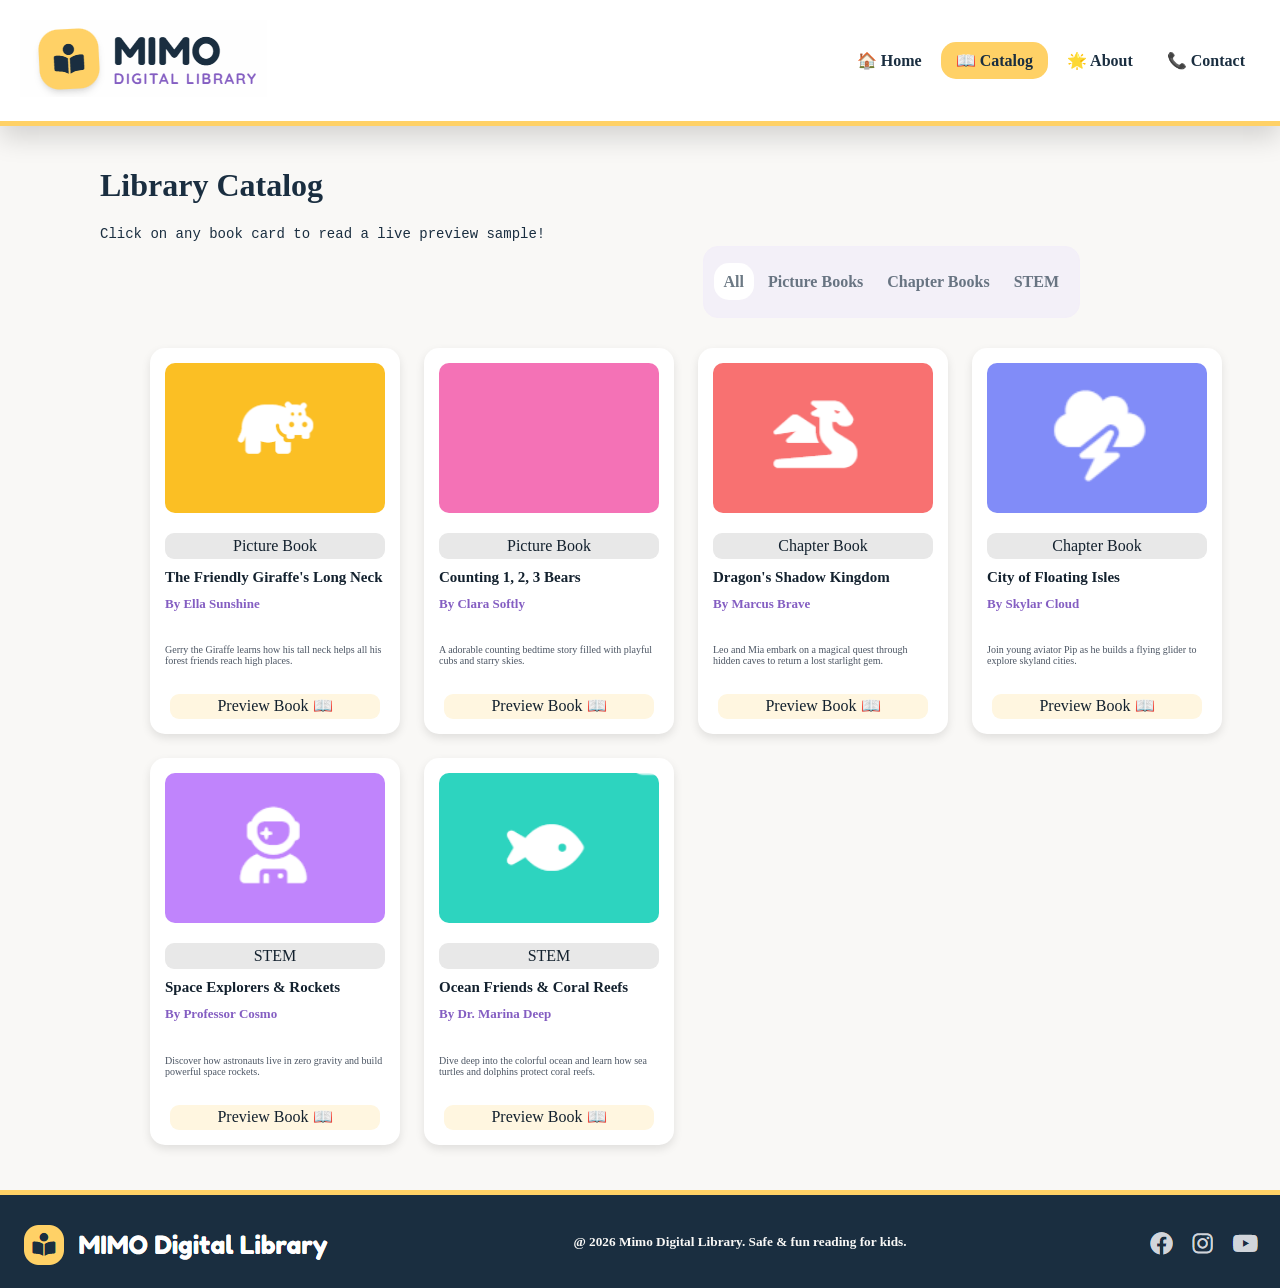
<file: catalog.html>
<!DOCTYPE html>
<html lang="en">

<head>
    <meta charset="UTF-8">
    <meta name="viewport" content="width=device-width, initial-scale=1.0">
    <meta name="description" content="Browse our digital picture books and chapter books, with previews.">
    <meta name="author" content="Danah">
    <title>Mimo - Catalog</title>
    <link rel="stylesheet" href="mainstyle.css">
</head>

<body>

    <!-- Header -->

    <div id="header">
        <a href="index.html"><img src="images/mimo-logo.png" alt="Mimo logo" 
                title="logo"></a>
        <!-- Nav -->

        <div id="nav">
            <ul>
                <li><a href="index.html">🏠 Home</a></li>
                <li><a href="catalog.html" class="current">📖 Catalog</a></li>
                <li><a href="about.html">🌟 About</a></li>
                <li><a href="contact.html">📞 Contact</a></li>
            </ul>
        </div>
    </div>

    <!-- Content -->

    <div id="content">
        <!-- Header -->

        <div>
            <h1 id="library-catalog">Library Catalog</h1>
        </div>

        <div>
            <p id="catalog-p">Click on any book card to read a live preview sample!</p>
        </div>
        <!-- Library nav -->

        <div class="catalog-nav">
            <ul>
                <li><a href="catalog.html" class="current">All</a></li>
                <li><a href="picture.html">Picture Books</a></li>
                <li><a href="chapter.html">Chapter Books</a></li>
                <li><a href="stem.html">STEM</a></li>
            </ul>
        </div>
        <!-- Book shelf -->

        <div class="shelf">
            <!-- Books -->

            <div class="books">
                <!-- Book 1 -->

                <img src="images/book-1.png" class="book-pic"  title="book 1" alt="Book 1">
                <p class="book-type">Picture Book</p>
                <h3 class="book-title">The Friendly Giraffe's Long Neck</h3>
                <h5 class="book-author">By Ella Sunshine</h5>
                <h6 class="book-description">Gerry the Giraffe learns how his tall neck helps all his forest friends
                    reach high places.</h6>
                <a href="book1.html" class="preview-btn">Preview Book 📖</a>
            </div>

            <div class="books">
                <!-- Book 2 -->

                <img src="images/book-2.png"  title="book 2" class="book-pic" alt="Book 2">
                <p class="book-type">Picture Book</p>
                <h3 class="book-title">Counting 1, 2, 3 Bears</h3>
                <h5 class="book-author">By Clara Softly</h5>
                <h6 class="book-description">A adorable counting bedtime story filled with playful cubs and starry
                    skies.</h6>
                <a href="book2.html" class="preview-btn">Preview Book 📖</a>
            </div>

            <div class="books">
                <!-- Book 3 -->

                <img src="images/book-3.png" class="book-pic" alt="Book 3"  title="book 3">
                <p class="book-type">Chapter Book</p>
                <h3 class="book-title">Dragon's Shadow Kingdom</h3>
                <h5 class="book-author">By Marcus Brave</h5>
                <h6 class="book-description">Leo and Mia embark on a magical quest through hidden caves to return a lost
                    starlight gem.</h6>
                <a href="book3.html" class="preview-btn">Preview Book 📖</a>
            </div>

            <div class="books">
                <!-- Book 4 -->

                <img src="images/book-4.png" class="book-pic" alt="Book 4"  title="book 4">
                <p class="book-type">Chapter Book</p>
                <h3 class="book-title">City of Floating Isles</h3>
                <h5 class="book-author">By Skylar Cloud</h5>
                <h6 class="book-description">Join young aviator Pip as he builds a flying glider to explore skyland
                    cities.</h6>
                <a href="book4.html" class="preview-btn">Preview Book 📖</a>
            </div>

            <div class="books">
                <!-- Book 5 -->

                <img src="images/book-5.png" class="book-pic" alt="Book 5"  title="book 5">
                <p class="book-type">STEM</p>
                <h3 class="book-title">Space Explorers &amp; Rockets</h3>
                <h5 class="book-author">By Professor Cosmo</h5>
                <h6 class="book-description">Discover how astronauts live in zero gravity and build powerful space
                    rockets.</h6>
                <a href="book5.html" class="preview-btn">Preview Book 📖</a>
            </div>

            <div class="books">
                <!-- Book 6 -->

                <img src="images/book-6.png" class="book-pic" alt="Book 6"  title="book 6">
                <p class="book-type">STEM</p>
                <h3 class="book-title">Ocean Friends &amp; Coral Reefs</h3>
                <h5 class="book-author">By Dr. Marina Deep</h5>
                <h6 class="book-description">Dive deep into the colorful ocean and learn how sea turtles and dolphins
                    protect coral reefs.</h6>
                <a href="book6.html" class="preview-btn">Preview Book 📖</a>
            </div>
        </div>
    </div>

    <div id="footer">
        <!-- Footer -->

        <img src="images/mimo-logo2.png" alt="Mimo logo"  title="logo">
        <h5>@ 2026 Mimo Digital Library. Safe &amp; fun reading for kids.</h5>
        <img src="images/social-media.png" alt="Mimo social media"  title="social media">
    </div>
</body>

</html>
</file>
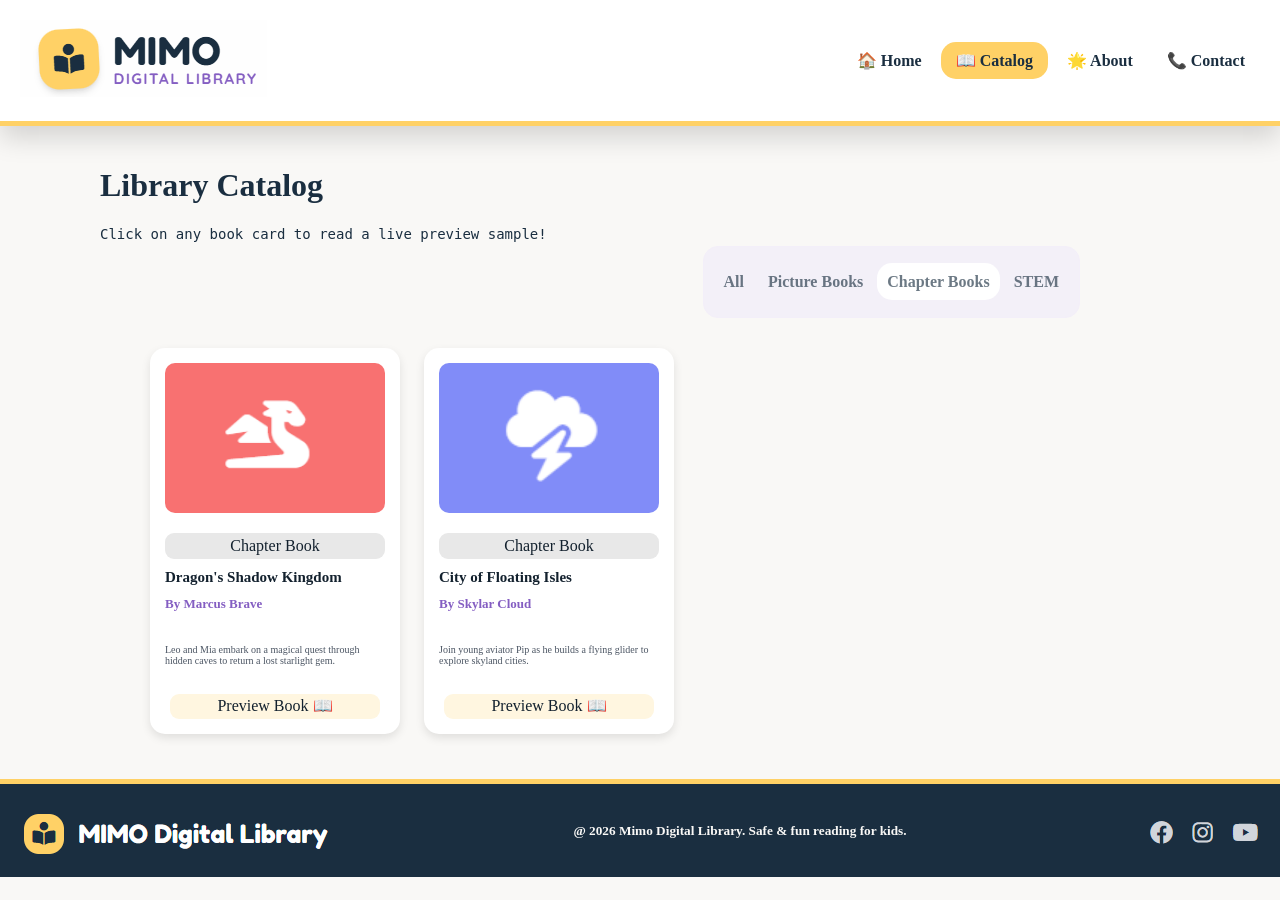
<file: chapter.html>
<!DOCTYPE html>
<html lang="en">

<head>
    <meta charset="UTF-8">
    <meta name="viewport" content="width=device-width, initial-scale=1.0">
    <meta name="description"
        content="Thrilling quests, mystery, and fantasy series tailored for young readers ages 6 to 12.">
    <meta name="author" content="Danah">
    <title>Mimo - Chapter Books</title>
    <link rel="stylesheet" href="mainstyle.css">
</head>

<body>
    <!-- Header -->


    <div id="header">
        <a href="index.html"><img src="images/mimo-logo.png" alt="Mimo logo" 
                title="logo"></a>

        <!-- Nav -->

        <div id="nav">
            <ul>
                <li><a href="index.html">🏠 Home</a></li>
                <li><a href="catalog.html" class="current">📖 Catalog</a></li>
                <li><a href="about.html">🌟 About</a></li>
                <li><a href="contact.html">📞 Contact</a></li>
            </ul>
        </div>
    </div>

    <!-- Content -->

    <div id="content">
        <!-- Header -->

        <div>
            <h1 id="library-catalog">Library Catalog</h1>
        </div>

        <div>
            <p id="catalog-p">Click on any book card to read a live preview sample!</p>
        </div>
        <!-- Library nav -->

        <div class="catalog-nav">
            <ul>
                <li><a href="catalog.html">All</a></li>
                <li><a href="picture.html">Picture Books</a></li>
                <li><a href="chapter.html" class="current">Chapter Books</a></li>
                <li><a href="stem.html">STEM</a></li>
            </ul>
        </div>
        <!-- Shelf -->

        <div class="shelf">
            <div class="books">
                <!-- Book 1 -->

                <img src="images/book-3.png" class="book-pic" alt="Book 3"  title="book 3">
                <p class="book-type">Chapter Book</p>
                <h3 class="book-title">Dragon's Shadow Kingdom</h3>
                <h5 class="book-author">By Marcus Brave</h5>
                <h6 class="book-description">Leo and Mia embark on a magical quest through hidden caves to return a lost
                    starlight gem.</h6>
                <a href="book3.html" class="preview-btn">Preview Book 📖</a>
            </div>

            <div class="books">
                <!-- Book 2 -->

                <img src="images/book-4.png" class="book-pic" alt="Book 4"  title="book 4">
                <p class="book-type">Chapter Book</p>
                <h3 class="book-title">City of Floating Isles</h3>
                <h5 class="book-author">By Skylar Cloud</h5>
                <h6 class="book-description">Join young aviator Pip as he builds a flying glider to explore skyland
                    cities.</h6>
                <a href="book4.html" class="preview-btn">Preview Book 📖</a>
            </div>

        </div>


    </div>
    <!-- Footer -->

    <div id="footer">
        <img src="images/mimo-logo2.png" alt="Mimo logo"  title="logo">
        <h5>@ 2026 Mimo Digital Library. Safe &amp; fun reading for kids.</h5>
        <img src="images/social-media.png" alt="Mimo social media"  title="social media">
    </div>
</body>

</html>
</file>
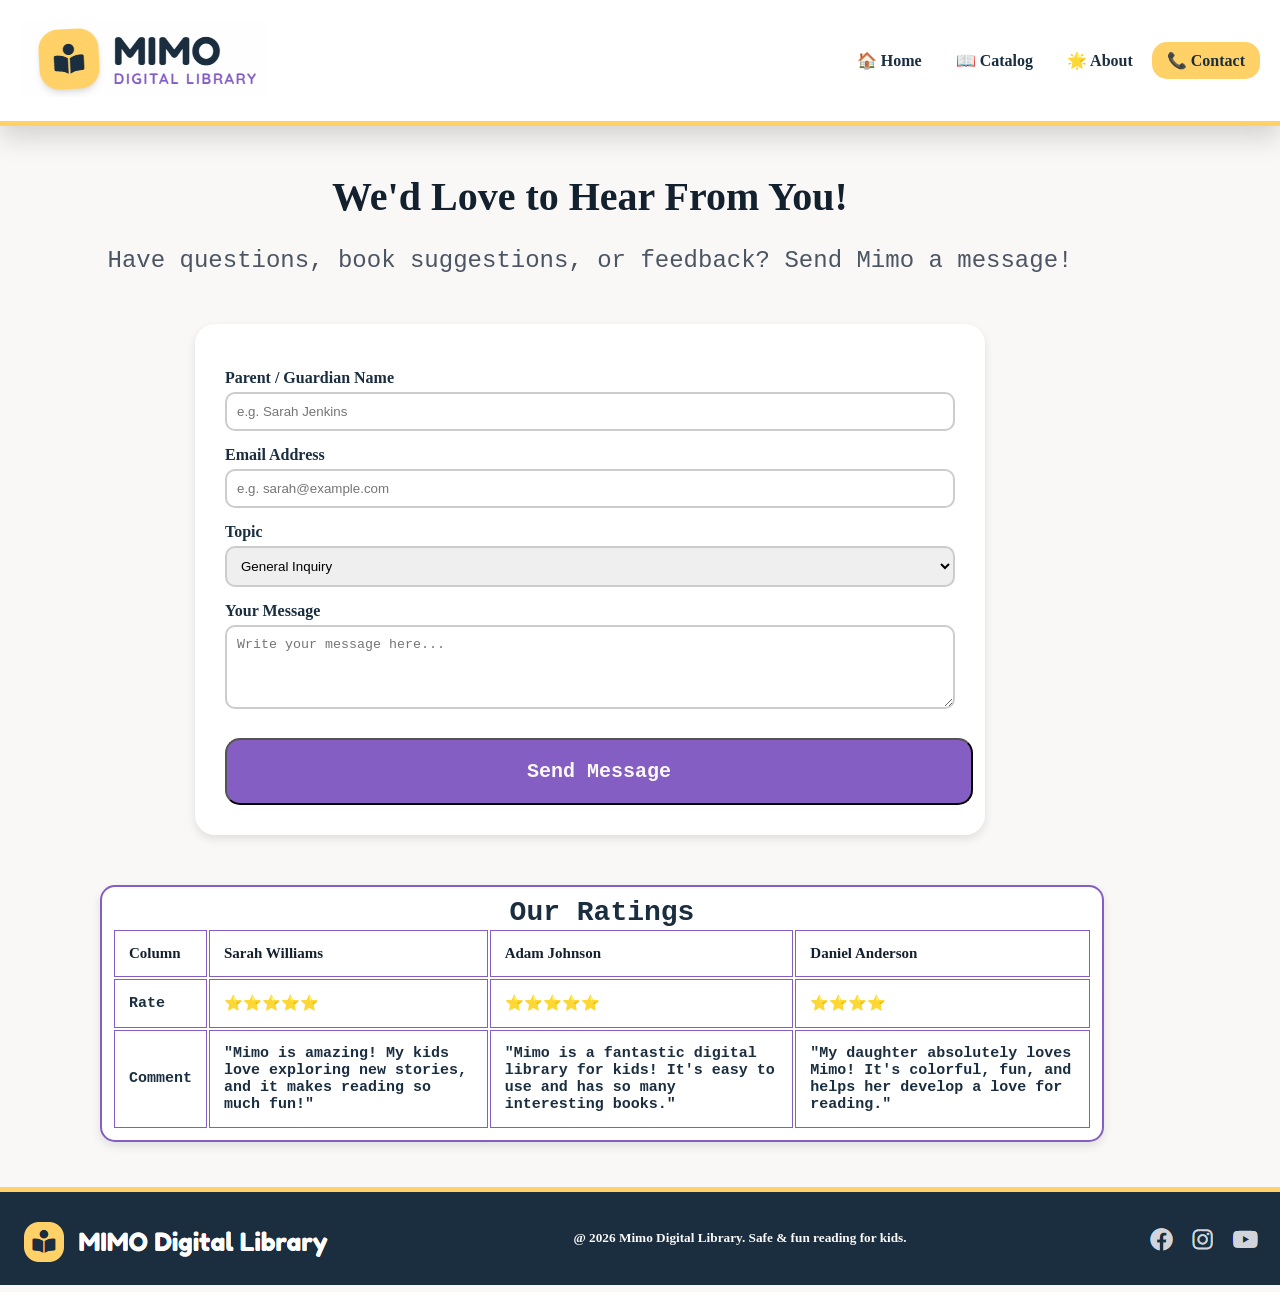
<file: contact.html>
<!DOCTYPE html>
<html lang="en">

<head>
    <meta charset="UTF-8">
    <meta name="viewport" content="width=device-width, initial-scale=1.0">
    <meta name="description" content="Send us an email or visit our social media accounts for more information.">
    <meta name="author" content="Danah">
    <title>Mimo - Contact Us</title>
    <link rel="stylesheet" href="mainstyle.css">
</head>

<body>
    <!-- Header -->


    <div id="header">
        <a href="index.html"><img src="images/mimo-logo.png" alt="Mimo logo" 
                title="logo"></a>
        <!-- Nav -->

        <div id="nav">
            <ul>
                <li><a href="index.html">🏠 Home</a></li>
                <li><a href="catalog.html">📖 Catalog</a></li>
                <li><a href="about.html">🌟 About</a></li>
                <li><a href="contact.html" class="current">📞 Contact</a></li>
            </ul>
        </div>
    </div>

    <!-- Content -->

    <div id="content">
        <!-- Header -->

        <div id="header-abt">
            <h1>We'd Love to Hear From You!</h1>
        </div>
        <div id="text-contact">
            <p>Have questions, book suggestions, or feedback? Send Mimo a message!</p>
        </div>

        <!-- Form -->

        <div id="form-box">

            <form action="#" method="post">

                <label for="fullname">Parent / Guardian Name</label>
                <input type="text" id="fullname" name="fullname" placeholder="e.g. Sarah Jenkins">

                <label for="mail">Email Address</label>
                <input type="email" id="mail" name="mail" placeholder="e.g. sarah@example.com">

                <label for="reason">Topic</label>
                <select id="reason" name="reason">
                    <option>General Inquiry</option>
                    <option>Book Request / Recommendation</option>
                    <option>Technical Support</option>
                    <option>School / Library Partnership</option>
                    <option>Other</option>
                </select>

                <label for="note">Your Message</label>
                <textarea id="note" name="note" rows="4" placeholder="Write your message here..."></textarea>

                <input type="submit" value="Send Message">

            </form>
        </div>
        <!-- Table -->

        <div class="table">
            <table>
                <caption id="caption">Our Ratings</caption>
                <tr>
                    <th>Column</th>
                    <th>Sarah Williams</th>
                    <th>Adam Johnson</th>
                    <th>Daniel Anderson</th>
                </tr>
                <tr>
                    <td>Rate</td>
                    <td>⭐⭐⭐⭐⭐</td>
                    <td>⭐⭐⭐⭐⭐</td>
                    <td>⭐⭐⭐⭐</td>
                </tr>
                <tr>
                    <td>Comment</td>
                    <td>"Mimo is amazing! My kids love exploring new stories, and it makes reading so much fun!"</td>
                    <td>"Mimo is a fantastic digital library for kids! It's easy to use and has so many interesting
                        books."</td>
                    <td>"My daughter absolutely loves Mimo! It's colorful, fun, and helps her develop a love for
                        reading."</td>
                </tr>
            </table>
        </div>

    </div>
    <!-- Footer -->

    <div id="footer">
        <img src="images/mimo-logo2.png" alt="Mimo logo"  title="logo">
        <h5>@ 2026 Mimo Digital Library. Safe &amp; fun reading for kids.</h5>
        <img src="images/social-media.png" alt="Mimo social media"  title="social media">
    </div>
</body>

</html>
</file>
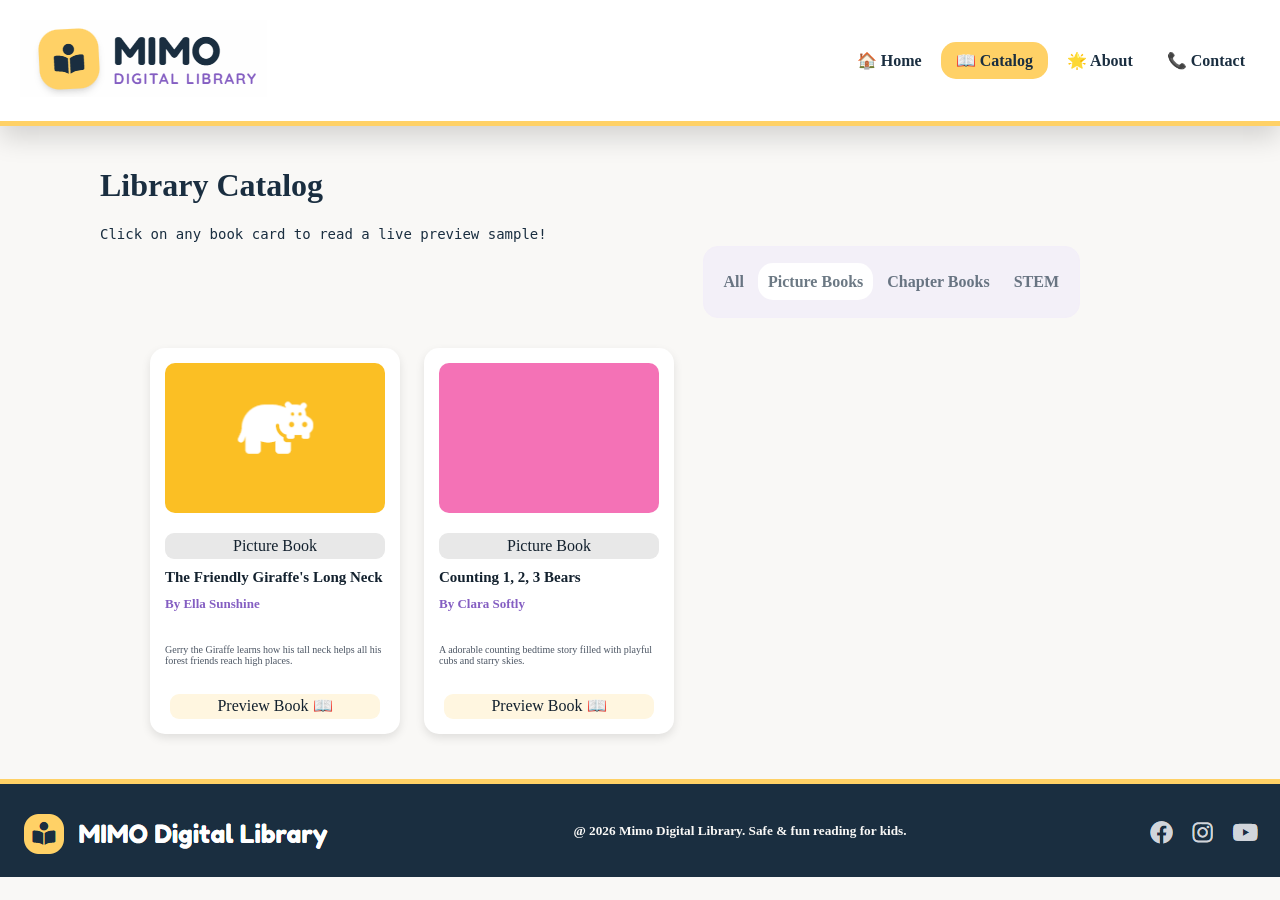
<file: picture.html>
<!DOCTYPE html>
<html lang="en">

<head>
    <meta charset="UTF-8">
    <meta name="viewport" content="width=device-width, initial-scale=1.0">
    <meta name="description"
        content="Vibrant illustrations and bedtime stories perfect for early learners ages 2 to 5.">
    <meta name="author" content="Danah">
    <title>Mimo - Picture Books</title>
    <link rel="stylesheet" href="mainstyle.css">
</head>

<body>

    <!-- Header -->

    <div id="header">
        <a href="index.html"><img src="images/mimo-logo.png" alt="Mimo logo" 
                title="logo"></a>

        <!-- Nav -->

        <div id="nav">
            <ul>
                <li><a href="index.html">🏠 Home</a></li>
                <li><a href="catalog.html" class="current">📖 Catalog</a></li>
                <li><a href="about.html">🌟 About</a></li>
                <li><a href="contact.html">📞 Contact</a></li>
            </ul>
        </div>
    </div>

    <!-- Content -->

    <div id="content">

        <!-- Header -->

        <div>
            <h1 id="library-catalog">Library Catalog</h1>
        </div>

        <div>
            <p id="catalog-p">Click on any book card to read a live preview sample!</p>
        </div>
        <!-- Catalog nav -->

        <div class="catalog-nav">
            <ul>
                <li><a href="catalog.html">All</a></li>
                <li><a href="picture.html" class="current">Picture Books</a></li>
                <li><a href="chapter.html">Chapter Books</a></li>
                <li><a href="stem.html">STEM</a></li>
            </ul>
        </div>

        <!-- Bookshelf -->

        <div class="shelf">
            <div class="books">
                <!-- Book 1 -->

                <img src="images/book-1.png" class="book-pic" alt="Book 1"  title="book 1">
                <p class="book-type">Picture Book</p>
                <h3 class="book-title">The Friendly Giraffe's Long Neck</h3>
                <h5 class="book-author">By Ella Sunshine</h5>
                <h6 class="book-description">Gerry the Giraffe learns how his tall neck helps all his forest friends
                    reach high places.</h6>
                <a href="book1.html" class="preview-btn">Preview Book 📖</a>
            </div>

            <div class="books">
                <!-- Book 2 -->

                <img src="images/book-2.png" class="book-pic" alt="Book 2"  title="book 2">
                <p class="book-type">Picture Book</p>
                <h3 class="book-title">Counting 1, 2, 3 Bears</h3>
                <h5 class="book-author">By Clara Softly</h5>
                <h6 class="book-description">A adorable counting bedtime story filled with playful cubs and starry
                    skies.</h6>
                <a href="book2.html" class="preview-btn">Preview Book 📖</a>
            </div>

        </div>


    </div>

    <!-- Footer -->

    <div id="footer">
        <img src="images/mimo-logo2.png" alt="Mimo logo"  title="logo">
        <h5>@ 2026 Mimo Digital Library. Safe &amp; fun reading for kids.</h5>
        <img src="images/social-media.png" alt="Mimo social media"  title="social media">
    </div>
</body>

</html>
</file>
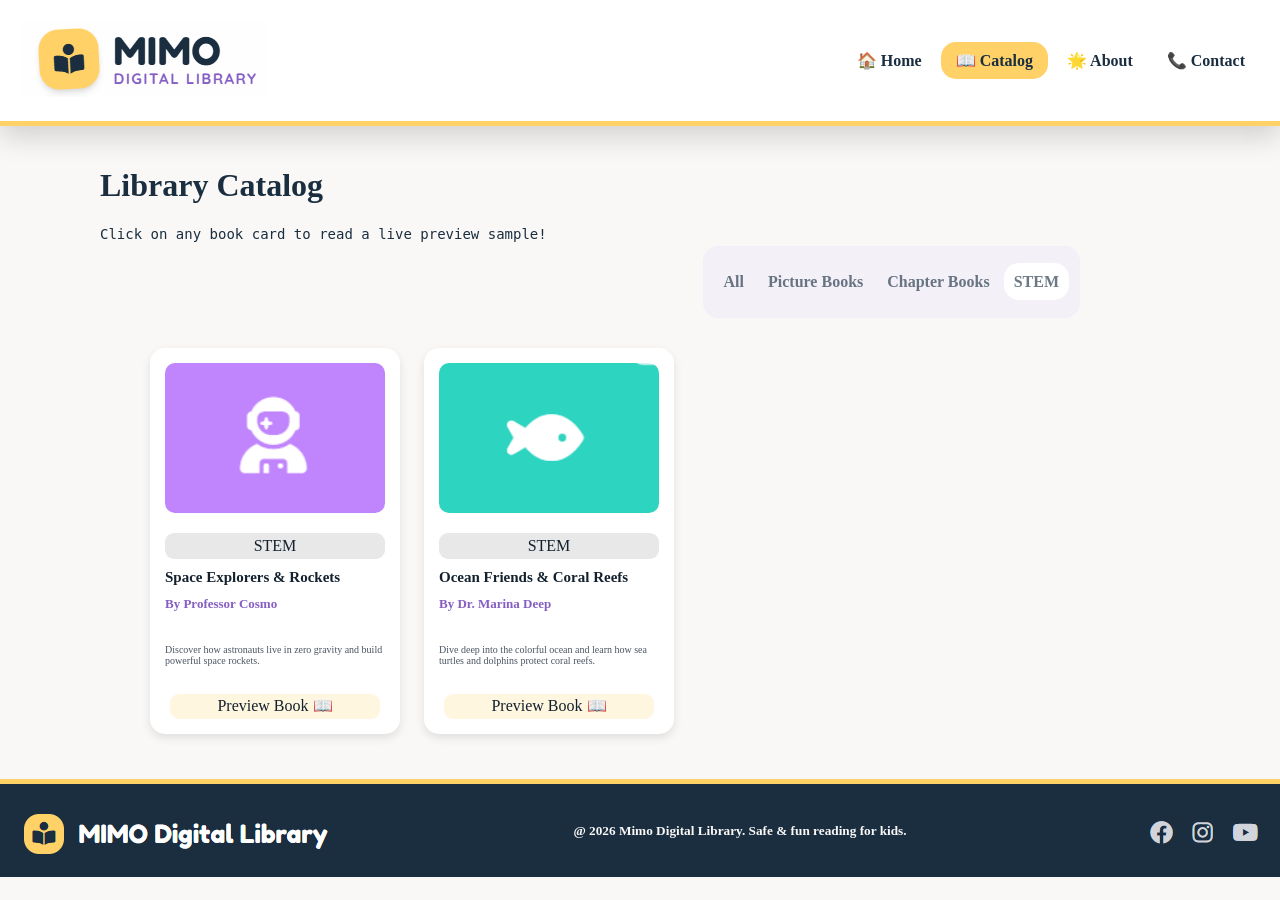
<file: stem.html>
<!DOCTYPE html>
<html lang="en">

<head>
    <meta charset="UTF-8">
    <meta name="viewport" content="width=device-width, initial-scale=1.0">
    <meta name="description" content="Fascinating facts about nature, science, space, and earth for young explorers.">
    <meta name="author" content="Danah">
    <title>Mimo - Stem Books</title>
    <link rel="stylesheet" href="mainstyle.css">
</head>

<body>

    <!-- Header -->

    <div id="header">
        <a href="index.html"><img src="images/mimo-logo.png" alt="Mimo logo" 
                title="logo"></a>

        <!-- Nav -->

        <div id="nav">
            <ul>
                <li><a href="index.html">🏠 Home</a></li>
                <li><a href="catalog.html" class="current">📖 Catalog</a></li>
                <li><a href="about.html">🌟 About</a></li>
                <li><a href="contact.html">📞 Contact</a></li>
            </ul>
        </div>
    </div>

    <!-- Content -->

    <div id="content">
        <!-- Header -->

        <div>
            <h1 id="library-catalog">Library Catalog</h1>
        </div>

        <div>
            <p id="catalog-p">Click on any book card to read a live preview sample!</p>
        </div>
        <!-- Library nav -->

        <div class="catalog-nav">
            <ul>
                <li><a href="catalog.html">All</a></li>
                <li><a href="picture.html">Picture Books</a></li>
                <li><a href="chapter.html">Chapter Books</a></li>
                <li><a href="stem.html" class="current">STEM</a></li>
            </ul>
        </div>
        <!-- Bookshelf -->

        <div class="shelf">
            <div class="books">
                <!-- Book 1 -->

                <img src="images/book-5.png" class="book-pic" alt="Book 5"  title="book 5">
                <p class="book-type">STEM</p>
                <h3 class="book-title">Space Explorers &amp; Rockets</h3>
                <h5 class="book-author">By Professor Cosmo</h5>
                <h6 class="book-description">Discover how astronauts live in zero gravity and build powerful space
                    rockets.</h6>
                <a href="book5.html" class="preview-btn">Preview Book 📖</a>
            </div>

            <div class="books">
                <!-- Book 6 -->

                <img src="images/book-6.png" class="book-pic" alt="Book 6"  title="book 6">
                <p class="book-type">STEM</p>
                <h3 class="book-title">Ocean Friends &amp; Coral Reefs</h3>
                <h5 class="book-author">By Dr. Marina Deep</h5>
                <h6 class="book-description">Dive deep into the colorful ocean and learn how sea turtles and dolphins
                    protect coral reefs.</h6>
                <a href="book6.html" class="preview-btn">Preview Book 📖</a>
            </div>

        </div>
    </div>

    <!-- Footer -->

    <div id="footer">
        <img src="images/mimo-logo2.png" alt="Mimo logo"  title="logo">
        <h5>@ 2026 Mimo Digital Library. Safe &amp; fun reading for kids.</h5>
        <img src="images/social-media.png" alt="Mimo social media"  title="social media">
    </div>
</body>

</html>
</file>
<file: mainstyle.css>
/* Body */
body {
    background-color: #F9F8F6;
    color: #1A2E40;
    font-family: cursive;
    margin: 0;
}

/* Header */
#header {
    background-color: #ffffff;
    padding: 20px;
    display: flex;
    justify-content: space-between;
    align-items: center;
    border-bottom: 5px solid #FFD166;
    box-shadow: 0 12px 25px rgba(0, 0, 0, 0.15);
}

/* List style */
#nav ul {
    list-style-type: none;
    padding: 0;
}

/* links display */
#nav li {
    display: inline-block;
    font-weight: bold;
}

/* link text color */
#nav a {
    color: #1A2E40;
    text-decoration: none;
    padding: 10px 15px;
}

/* Header links */
#nav a.current {
    background-color: #FFD166;
    color: #1A2E40;
    text-decoration: none;
    border-radius: 15px;

}

/* Header links on hover */
#nav a:hover {
    background-color: #FFF6E0;
    border-radius: 15px;
}

/* Content size */
#content {
    padding: 20px 200px 20px 100px;
    max-width: 1600px;
    min-height: 400px;
}

/* Footer size */
#footer {
    background-color: #1A2E40;
    color: #F9F8F6;
    border-top: 5px solid #FFD166;
    padding: 20px;
    display: flex;
    justify-content: space-between;
    align-items: center;
    padding: 10px;
    margin-top: 25px;
}

/* Hero text size */
#hero-text {
    font-size: 48px;
    font-weight: bolder;
    font-family: cursive;
}

/* Discover word in hero text */
#discover {
    color: #ff7d66;
}

/* Welcome banner */
#welcome {
    background-color: #FFD166;
    margin: 0;
    padding: 10px;
    border-radius: 20px;
    width: fit-content;
    box-shadow: 0 12px 25px rgba(0, 0, 0, 0.042);
}

/* Explore button */
#explore-button {
    background-color: #ff7d66;
    color: #ffffff;
    border: none;
    padding: 10px 20px;
    font-size: 16px;
    border-radius: 15px;
    border: 2px solid #ff7d66;
    font-weight: bold;
    text-decoration: none;
}

/* Learn more button */
#learn-more-button {
    background-color: #F9F8F6;
    color: #1A2E40;
    border: 2px solid #1A2E40;
    padding: 10px 20px;
    font-size: 16px;
    border-radius: 15px;
    font-weight: bold;
    text-decoration: none;
}

/* Learn more button hover */
#learn-more-button:hover {
    background-color: #e8e8e8;
    color: #13212e;
    border: 2px solid #13212e;
    font-weight: bold;
    font-family: 'Trebuchet MS', sans-serif;
    text-decoration: none;
}

/* Explore button hover */
#explore-button:hover {
    background-color: #ec664e;
    color: #ffffff;
    border: 2px solid #ec664e;
    font-weight: bold;
    font-family: 'Trebuchet MS', sans-serif;
    text-decoration: none;
}

/* Preview button */
#preview-button {
    background-color: #FFD166;
    color: #13212e;
    padding: 10px 20px;
    font-size: 16px;
    border-radius: 15px;
    border: 2px solid #FFD166;
    font-weight: bold;
    text-decoration: none;
}

/* Preview button hover */
#preview-button:hover {
    background-color: #FFEDC2;
    color: #13212e;
    padding: 10px 20px;
    font-size: 16px;
    border-radius: 15px;
    border: 2px solid #FFEDC2;
    font-weight: bold;
    text-decoration: none;
}

/* Image in box */
#circle {
    border-radius: 50%;
    object-fit: contain;
    background-color: #845EC2;
    width: 80px;
    height: 80px;
    padding: 10px;
}

/* Preview Card */
.preview-card {
    background-color: #F3EFF9;
    border-radius: 15px;
    padding: 20px;
    text-align: center;
    margin-top: 20px;
}

/* Row */
.row {
    display: flex;
    justify-content: space-between;
    align-items: center;
    gap: 40px;
    padding-top: 60px;
}

/* Hero */
.intro {
    width: 55%;
}

/* Hero box */
.outer {
    transform: rotate(3deg);
    background-color: #ffffff;
    border: 4px solid #FFD166;
    border-radius: 20px;
    padding-left: 30px;
    padding-bottom: 30px;
    padding-right: 30px;
    padding-top: 10px;
    width: 400px;
    box-shadow: 0 12px 25px rgba(0, 0, 0, 0.15);
}

/* Hero box */
.outer:hover {
    transform: rotate(0deg);
    transition: transform 0.3s ease-in-out;
}


/* Cards */
.cards {
    padding: 20px;
    padding-left: 100px;
    margin-top: 20px;
    display: flex;
    gap: 24px;
    text-align: left;
    font-size: 14px;
}

/* Image in box */
#picture {
    border-radius: 25%;
    object-fit: contain;
    background-color: #DBEAFE;
    width: 80px;
    height: 80px;
    padding: 10px;
}

/* Image in box */
#chapter {
    border-radius: 25%;
    object-fit: contain;
    background-color: #FEE2E2;
    width: 80px;
    height: 80px;
    padding: 10px;
}

/* Image in box */
#stem {
    border-radius: 25%;
    object-fit: contain;
    background-color: #DCFCE7;
    width: 80px;
    height: 80px;
    padding: 10px;
}

/* box */
#picture-books {
    background-color: #ffffff;
    border-radius: 15px;
    padding: 20px;
    margin-top: 20px;
    gap: 24px;
    transition: transform 0.3s, box-shadow 0.3s;
}

/* box hover */
#picture-books:hover {
    transform: translateY(-8px);
    box-shadow: 0 12px 25px rgba(0, 0, 0, 0.15);
}

/* box */
#chapter-books {
    background-color: #ffffff;
    border-radius: 15px;
    padding: 20px;
    margin-top: 20px;
    gap: 24px;
    transition: transform 0.3s, box-shadow 0.3s;
}

/* box hover */
#chapter-books:hover {
    transform: translateY(-8px);
    box-shadow: 0 12px 25px rgba(0, 0, 0, 0.15);
}

/* box */
#stem-books {
    background-color: #ffffff;
    border-radius: 15px;
    padding: 20px;
    margin-top: 20px;
    gap: 24px;
    transition: transform 0.3s, box-shadow 0.3s;
}

/* box hover */
#stem-books:hover {
    transform: translateY(-8px);
    box-shadow: 0 12px 25px rgba(0, 0, 0, 0.15);
}

/* Text */
#featured {
    text-align: center;
    margin-bottom: 20px;
    margin-top: 80px;
    margin-left: 20px;
}

/* Link hover */
#picture-link:hover {
    color: #4A90E2;
    font-weight: bold;
    text-decoration: none;
}

/* Link */
#picture-link {
    color: #4A90E2;
    font-weight: lighter;
    text-decoration: none;
}

/* Link */
#chapter-link {
    color: #FF6B6B;
    font-weight: lighter;
    text-decoration: none;
}

/* Link hover */
#chapter-link:hover {
    color: #FF6B6B;
    font-weight: bold;
    text-decoration: none;
}

/* Link hover */
#stem-link:hover {
    color: #00C9A7;
    font-weight: bold;
    text-decoration: none;
}

/* Link */
#stem-link {
    color: #00C9A7;
    font-weight: lighter;
    text-decoration: none;
}



/* Text */
#pic-p-text {
    color: #4B5563;
}

/* Text */
#chap-p-text {
    color: #4B5563;
}

/* Text */
#stem-p-text {
    color: #4B5563;
}

/* Text */
#stem-h-text {
    font-size: 28px;
    font-weight: bolder;
    font-family: 'Trebuchet MS', sans-serif;
}

/* Text */
#chap-h-text {
    font-size: 28px;
    font-weight: bolder;
    font-family: 'Trebuchet MS', sans-serif;
}

/* Text */
#pic-h-text {
    font-size: 28px;
    font-weight: bolder;
    font-family: 'Trebuchet MS', sans-serif;
}

/* Text */
#feature-text {
    font-size: 28px;
    font-weight: bolder;
    font-family: 'Trebuchet MS', sans-serif;
}

/* box */
.books {
    box-sizing: border-box;
    width: 250px;
    padding: 15px;
    padding-bottom: 15px;
    padding-top: 15px;
    background-color: #ffffff;
    border-radius: 15px;
    display: flex;
    flex-direction: column;
    box-shadow: 0 4px 10px rgba(0, 0, 0, 0.1);
}

/* box hover */
.books:hover {
    transform: translateY(-8px);
    box-shadow: 0 12px 25px rgba(0, 0, 0, 0.355);
}

/* Text */
.book-title {
    color: #13212e;
    font-weight: bolder;
    font-size: 15px;
    margin: 10px 0 5px 0;
}

/* Text */
.book-author {
    color: #845EC2;
    font-weight: bold;
    margin: 5px 0;
    font-size: 13px;
}

/* Text */
.book-description {
    color: #4B5563;
    font-weight: lighter;
    padding-top: 4px;
    font-size: 10px;
    padding-bottom: 4px;
    padding-bottom: 5px;
    flex-grow: 1;
}

/* image */
.book-pic {
    width: 100%;
    height: 150px;
    object-fit: cover;
    border-radius: 10px;
    margin-bottom: 20px;
}

/* Text */
.book-type {
    background-color: #e8e8e8;
    color: #13212e;
    margin: auto;
    padding-top: 2px;
    padding-bottom: 4px;
    text-align: center;
    border-radius: 9px;
    padding: 4px 0;
    width: 100%;
    box-sizing: border-box;
    white-space: nowrap;
}

/* button */
.preview-btn {
    background-color: #FFF6E0;
    color: #13212e;
    margin: auto;
    border-radius: 9px;
    padding-bottom: 4px;
    padding-top: 2px;
    padding-left: 47px;
    padding-right: 47px;
    width: fit-content;
    text-decoration: none;
    text-align: center;
}

/* button hover */
.preview-btn:hover {
    background-color: #FFD166;
    color: #13212e;
    margin: auto;
    border-radius: 9px;
    padding-top: 2px;
    padding-bottom: 4px;
    padding-left: 47px;
    padding-right: 47px;
    width: fit-content;
    text-decoration: none;
    text-align: center;
}

/* display of boxes */
.shelf {
    display: grid;
    grid-template-columns: repeat(4, 1fr);
    gap: 24px;
    padding-left: 50px;
    padding-right: 50px;
    align-items: stretch;
}

/* Text */
#catalog-p {
    padding-bottom: 20px;
    font-family: monospace;
    font-size: 14px;
}

/* link */
.catalog-nav ul {
    list-style-type: none;
    padding: 0;
}

/* link */
.catalog-nav li {
    display: inline-block;
    font-weight: bold;
}

/* link */
.catalog-nav a {
    color: #1a2e40a4;
    text-decoration: none;
    padding: 10px 10px;
}

/* link hover */
.catalog-nav a:hover {
    background-color: #ffffff;
    border-radius: 15px;
}

/* link current */
.catalog-nav a.current {
    background-color: #ffffff;
    color: #1a2e40a4;
    text-decoration: none;
    border-radius: 15px;

}

/* link */
.catalog-nav {
    background-color: #f3eff9d8;
    border-radius: 15px;
    width: fit-content;
    text-align: center;
    margin-left: auto;
    border: 1px solid #F3EFF9;
    padding: 10px 10px;
    color: #1a2e40a4;
    margin-bottom: 30px;
    margin-top: -30px;
}

/* book page- outside */
.page {
    display: none;
}

/* book page- inside */
.page:target {
    display: flex;
    gap: 30px;
    align-items: center;
}

/* book page */
.book {
    max-width: 800px;
    margin: 20px auto;
    padding: 30px;
    background-color: #ffffff;
    border: 4px solid #FFD166;
    border-radius: 20px;
    box-shadow: 0 12px 25px rgba(0, 0, 0, 0.355);
}

/* book text */
.page-text {
    flex: 1;
}

/* book image */
.page img {
    width: 380px;
    border-radius: 15px;
}

/* book header */
.book h1 {
    margin-top: 0;
}

/* book page links */
.page-link {
    background-color: #FEE2E2;
    color: #13212e;
    padding: 10px 20px;
    border: 2px solid #FEE2E2;
    border-radius: 12px;
    text-decoration: none;
    font-weight: bold;
}

/* book page links hover */
.page-link:hover {
    background-color: #fee2e289;
    color: #1A2E40;
    box-shadow: 0 12px 25px rgba(0, 0, 0, 0.09);
}

/* page 1 */
#page-1 {
    background-color: #DBEAFE;
    color: #13212e;
    border: 2px solid #DBEAFE;
    border-radius: 12px;
    transform: translateY(-8px);
    box-shadow: 0 12px 25px rgba(0, 0, 0, 0.355);
    padding: 10px 10px 10px 10px;
    margin-bottom: 50px;
}

/* page 2 */
#page-2 {
    background-color: #DBEAFE;
    color: #13212e;
    border: 2px solid #DBEAFE;
    border-radius: 12px;
    transform: translateY(-8px);
    box-shadow: 0 12px 25px rgba(0, 0, 0, 0.355);
    padding: 10px 10px 10px 10px;
    margin-bottom: 50px;
}

/* page 3 */
#page-3 {
    background-color: #DBEAFE;
    color: #13212e;
    border: 2px solid #DBEAFE;
    border-radius: 12px;
    transform: translateY(-8px);
    box-shadow: 0 12px 25px rgba(0, 0, 0, 0.355);
    padding: 10px 10px 10px 10px;
    margin-bottom: 50px;
}

/* Link */
#tale-back {
    display: block;
    width: fit-content;
    margin-right: auto;
    background-color: #FFD166;
    color: #13212e;
    padding: 10px 20px;
    border-radius: 12px;
    text-decoration: none;
    margin-left: 300px;
}

/* Image outside */
#img-book {
    width: 100%;
    border-radius: 15px;
    margin-bottom: 20px;
    box-shadow: 0 12px 25px rgba(0, 0, 0, 0.264);
}

/* image inside */
.page:target~#img-book {
    display: none;
}

/* LInk */
.tale-links {
    display: flex;
    justify-content: center;
    gap: 15px;
}

/* text */
.book-title-1 {
    color: #13212e;
    font-weight: bolder;
    font-size: 25px;
    margin: 10px 0 5px 0;
    margin-bottom: 20px;
    margin-top: 50px;
}

/* text */
.book-author-1 {
    color: #845EC2;
    font-weight: bold;
    margin: 5px 0;
    font-size: 23px;
}

/* text */
.book-description-1 {
    color: #4B5563;
    font-weight: lighter;
    font-size: 20px;
    padding-bottom: 4px;
    padding-bottom: 5px;
    flex-grow: 1;
}

/* text */
.book-type-1 {
    background-color: #e8e8e8;
    color: #13212e;
    margin: 5px;
    padding-top: 2px;
    padding-bottom: 4px;
    text-align: center;
    border-radius: 9px;
    padding: 4px 0;
    width: 100%;
    box-sizing: border-box;
    white-space: nowrap;
    font-size: 24px;
}

/* table */
.table {
    width: 100%;
    border-color: #13212e;
    background-color: #ffffff;
    border-radius: 15px;
    box-shadow: 0 4px 10px rgba(0, 0, 0, 0.1);
    border: 2px solid #845EC2;
    padding-top: 10px;
    padding-bottom: 10px;
    padding-right: 10px;
    padding-left: 10px;
    margin-top: 50px;
}

/* table header */
.table th {
    background-color: #ffffff;
    color: #13212e;
    padding: 14px;
    text-align: left;
    border: 1.5px solid #845EC2;
    font-size: 15px;
    font-weight: bolder;
}

/* table cell */
.table td {
    padding: 14px;
    border: 1.5px solid #845EC2;
    font-family: monospace;
    font-size: 15px;
    font-weight: bolder;
}

/* table caption */
#caption {
    font-size: 28px;
    font-family: monospace;
    font-weight: bolder;
}

/* text */
#title-abt {
    background-color: #dac5fcd0;
    color: #845EC2;
    padding-left: 20px;
    padding-right: 20px;
    border-radius: 50px;
    width: fit-content;
    display: flex;
    justify-content: space-between;
    align-items: center;
    margin: auto;
    margin-bottom: -20px;
    margin-top: 50px;
}

/* text */
#header-abt {
    font-size: 20px;
    color: #13212e;
    font-weight: bolder;
    text-align: center;
}

/* text */
#text-abt {
    font-size: 24px;
    color: #4B5563;
    font-weight: lighter;
    text-align: center;
    font-family: monospace;
    margin-bottom: 100px;
}

/* text */
.card-p {
    font-size: 18px;
    color: #4B5563;
    font-weight: lighter;
    text-align: center;
    font-family: monospace;
    text-overflow: clip;
}

/* text */
.card-header {
    font-size: 20px;
    color: #13212e;
    font-weight: bolder;
    text-align: center;
}

/* image */
.card-img {
    border-radius: 25%;
    object-fit: contain;
    width: 80px;
    height: 80px;
    padding: 10px;
}

/* image */
#img-card-abt-1 {
    border-radius: 25%;
    object-fit: contain;
    width: 80px;
    height: 80px;
    padding: 10px;
    background-color: #FFF1D1;
}

/* image */
#img-card-abt-2 {
    border-radius: 25%;
    object-fit: contain;
    width: 80px;
    height: 80px;
    padding: 10px;
    background-color: #FFE1E1;
}

/* image */
#img-card-abt-3 {
    border-radius: 25%;
    object-fit: contain;
    width: 80px;
    height: 80px;
    padding: 10px;
    background-color: #CCF4ED;
}

/* image */
#img-card-abt-4 {
    border-radius: 25%;
    object-fit: contain;
    width: 100px;
    height: 100px;
    padding: 15px;
    flex-shrink: 0;
    background-color: #4A90E2;
}

/* box */
#card-abt-1 {
    box-sizing: border-box;
    width: 350px;
    padding: 15px;
    padding-bottom: 15px;
    padding-top: 15px;
    padding-left: 15px;
    padding-right: 15px;
    background-color: #ffffff;
    border-radius: 15px;
    align-items: center;
    box-shadow: 0 4px 10px rgba(0, 0, 0, 0.1);
    display: flex;
    flex-direction: column;
    text-align: center;
    border: 2px solid #FFEDC2;
}

/* box */
#card-abt-2 {
    box-sizing: border-box;
    width: 350px;
    padding: 15px;
    padding-bottom: 15px;
    padding-top: 15px;
    padding-left: 15px;
    padding-right: 15px;
    background-color: #ffffff;
    border-radius: 15px;
    align-items: center;
    box-shadow: 0 4px 10px rgba(0, 0, 0, 0.1);
    display: flex;
    flex-direction: column;
    text-align: center;
    border: 2px solid #FFC4C4;
}

/* box */
#card-abt-3 {
    box-sizing: border-box;
    width: 350px;
    padding: 15px;
    padding-bottom: 15px;
    padding-top: 15px;
    padding-right: 15px;
    padding-left: 15px;
    padding-right: 15px;
    background-color: #ffffff;
    border-radius: 15px;
    align-items: center;
    box-shadow: 0 4px 10px rgba(0, 0, 0, 0.1);
    display: flex;
    flex-direction: column;
    text-align: center;
    border: 2px solid #99E9DC;
}

/* box */
#card-abt-4 {
    box-sizing: border-box;
    width: auto;
    background-color: #ffffff;
    border-radius: 15px;
    padding: 20px 20px 20px 20px;
    text-align: left;
    box-shadow: 0 4px 10px rgba(0, 0, 0, 0.1);
    display: flex;
    align-items: center;
    border: 4px solid #4A90E2;
}

/* box display */
.featured-cards {
    display: grid;
    grid-template-columns: repeat(3, 1fr);
    gap: 40px;
    align-items: stretch;
    margin-left: 50px;
    margin-right: 20px;
    margin-bottom: 100px;
}

/* text */
.banner-text {
    flex: 1;
}

/* text */
#card-p {
    font-size: 20px;
    color: #4B5563;
    font-weight: lighter;
    text-align: left;
    font-family: monospace;
    text-overflow: clip;
    margin-top: 20px;
    margin-left: 20px;
}

/* text */
#head-card-abt {
    font-size: 24px;
    color: #13212e;
    font-weight: bolder;
    text-align: left;
    margin-left: 20px;
}

/* form background */
#form-box {
    max-width: 730px;
    margin: 30px auto;
    padding: 30px;
    background-color: #ffffff;
    border-radius: 20px;
    box-shadow: 0 4px 10px rgba(0, 0, 0, 0.1);
}

/* form label */
#form-box label {
    display: block;
    margin: 15px 0 5px 0;
    font-weight: bold;
}

/* form content */
#form-box input[type="text"],
#form-box input[type="email"],
#form-box select,
#form-box textarea {
    width: 100%;
    box-sizing: border-box;
    padding: 10px;
    border: 2px solid #cccccc;
    border-radius: 10px;
}


/* form submit button */
#form-box input[type="submit"] {
    background-color: #845EC2;
    color: #F9F8F6;
    margin: auto;
    border-radius: 15px;
    padding-bottom: 20px;
    padding-top: 20px;
    padding-left: 300px;
    padding-right: 300px;
    width: fit-content;
    text-decoration: none;
    text-align: center;
    cursor: pointer;
    display: flex;
    align-items: center;
    font-size: 20px;
    font-family: monospace;
    font-weight: bolder;
    margin-top: 25px;
}

/* form submit button hover */
#form-box input[type="submit"]:hover {
    background-color: #7450ae;
    color: #F9F8F6;
    margin: auto;
    border-radius: 15px;
    padding-top: 20px;
    padding-bottom: 20px;
    padding-left: 300px;
    padding-right: 300px;
    width: fit-content;
    text-decoration: none;
    text-align: center;
    display: flex;
    align-items: center;
    font-size: 20px;
    font-family: monospace;
    font-weight: bolder;
    margin-top: 25px;
}

/* text */
#text-contact {
    font-size: 24px;
    color: #4B5563;
    font-weight: lighter;
    text-align: center;
    font-family: monospace;
    margin-bottom: 50px;
}
</file>
